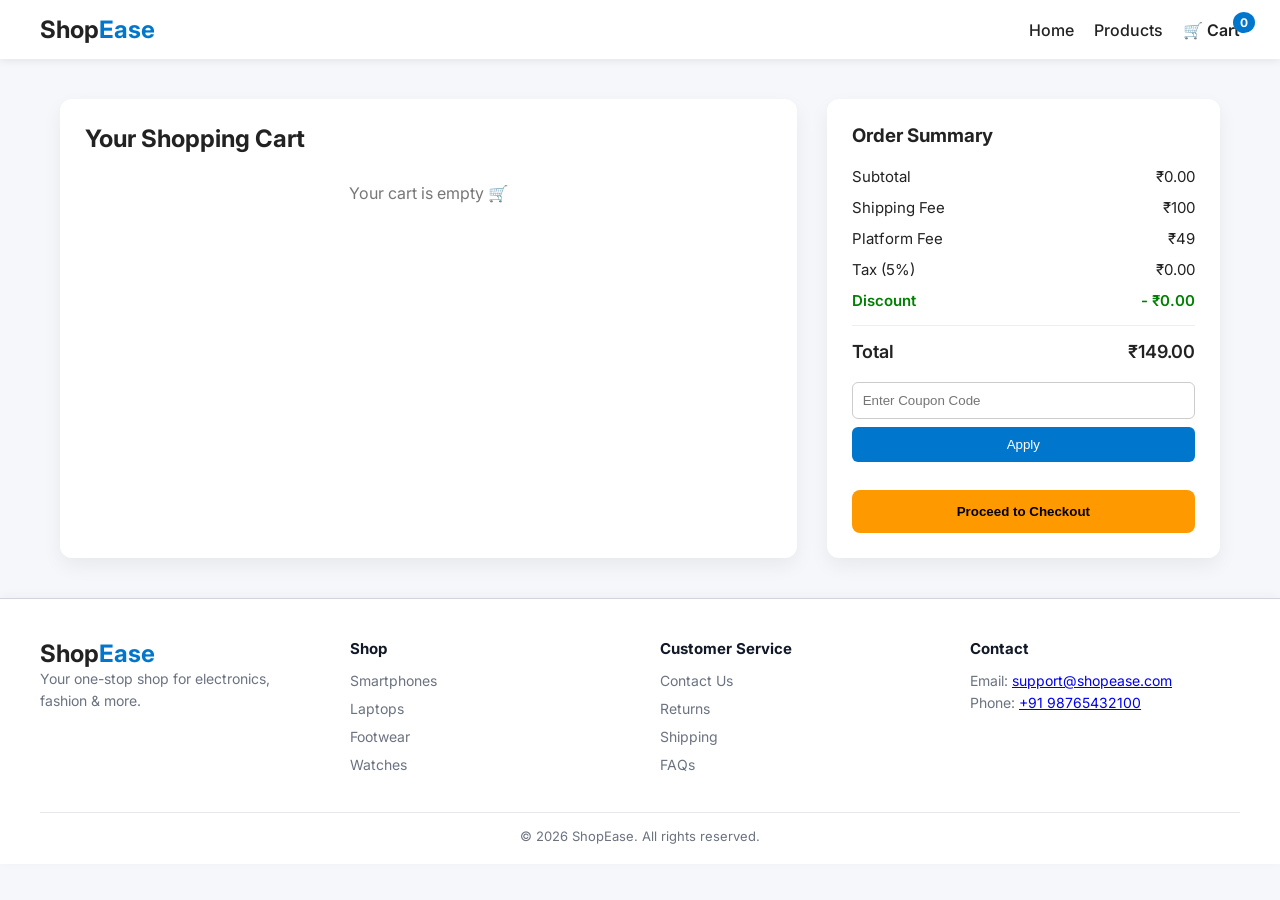
<file: cart.html>
<!DOCTYPE html>
<html lang="en">

<head>
    <meta charset="UTF-8">
    <title>Shopping Cart</title>
    <meta name="viewport" content="width=device-width, initial-scale=1.0">

    <!-- Google Font -->
    <link href="https://fonts.googleapis.com/css2?family=Inter:wght@400;600&display=swap" rel="stylesheet">

    <!-- CSS File -->
    <link rel="stylesheet" href="cart.css">
</head>

<body>

    <!-- ================= NAVBAR ================= -->
    <nav class="navbar">
        <div class="logo">Shop<span>Ease</span></div>

        <div class="nav-right">
            <a href="index.html">Home</a>
            <a href="index.html">Products</a>

            <div class="cart-icon">
                🛒 Cart
                <span id="cart-count" class="cart-badge">0</span>
            </div>
        </div>
    </nav>


    <!-- ================= CART SECTION ================= -->
    <div class="cart-container">

        <!-- LEFT SIDE (Products) -->
        <div class="cart-left">

            <h2>Your Shopping Cart</h2>

            <!-- Cart Items Render Here -->
            <div id="cart-items"></div>

            <!-- Empty Cart Message -->
            <p id="empty-cart" class="empty-cart">
                Your cart is empty 🛒
            </p>

        </div>


        <!-- RIGHT SIDE (Summary) -->
        <div class="cart-right">

            <h3>Order Summary</h3>

            <div class="summary-row">
                <span>Subtotal</span>
                <span id="subtotal">₹0</span>
            </div>

            <div class="summary-row">
                <span>Shipping Fee</span>
                <span id="shipping">₹0</span>
            </div>

            <div class="summary-row">
                <span>Platform Fee</span>
                <span id="platform">₹0</span>
            </div>

            <div class="summary-row">
                <span>Tax (5%)</span>
                <span id="tax">₹0</span>
            </div>

            <div class="summary-row discount-row">
                <span>Discount</span>
                <span id="discount">₹0</span>
            </div>

            <hr>

            <div class="summary-total">
                <span>Total</span>
                <span id="total">₹0</span>
            </div>

            <!-- Coupon Section -->
            <div class="coupon-section">
                <input type="text" id="coupon-input" placeholder="Enter Coupon Code">
                <button onclick="applyCoupon()">Apply</button>
                <p id="coupon-msg"></p>
            </div>

            <!-- <button class="checkout-btn">
                Proceed to Checkout
            </button> -->

            <a href="checkout.html">
                <button class="checkout-btn">
                    Proceed to Checkout
                </button>
            </a>

        </div>

    </div>


       <!-- ================= FOOTER ================= -->
    <footer id="contact">
        <div class="footer-container">

            <div class="footer-col">
                <div class="logo">Shop<span>Ease</span></div>
                <p>Your one-stop shop for electronics, fashion & more.</p>
            </div>

            <div class="footer-col">
                <h4>Shop</h4>
                <ul>
                    <li><a href="Electronics.html">Smartphones</a></li>
                    <li><a href="Electronics.html">Laptops</a></li>
                    <li><a href="fashion.html">Footwear</a></li>
                    <li><a href="Electronics.html">Watches</a></li>
                </ul>
            </div>

            <div class="footer-col">
                <h4>Customer Service</h4>
                <ul>
                    <li><a href="#">Contact Us</a></li>
                    <li><a href="viewOrder.html">Returns</a></li>
                    <li><a href="viewOrder.html">Shipping</a></li>
                    <li><a href="#contact">FAQs</a></li>
                </ul>
            </div>

            <div class="footer-col">
                <h4>Contact</h4>
                <p>Email:
                    <a href="mailto:support@shopease.com">
                        support@shopease.com
                    </a>
                </p>
                <p>Phone:
                    <a href="tel:+9198765432100">
                        +91 98765432100
                    </a>
                </p>
            </div>

        </div>

        <div class="footer-bottom">
            <p>© 2026 ShopEase. All rights reserved.</p>
        </div>
    </footer>


    <!-- ================= JS FILE ================= -->
    <script src="cart.js"></script>

</body>

</html>
</file>
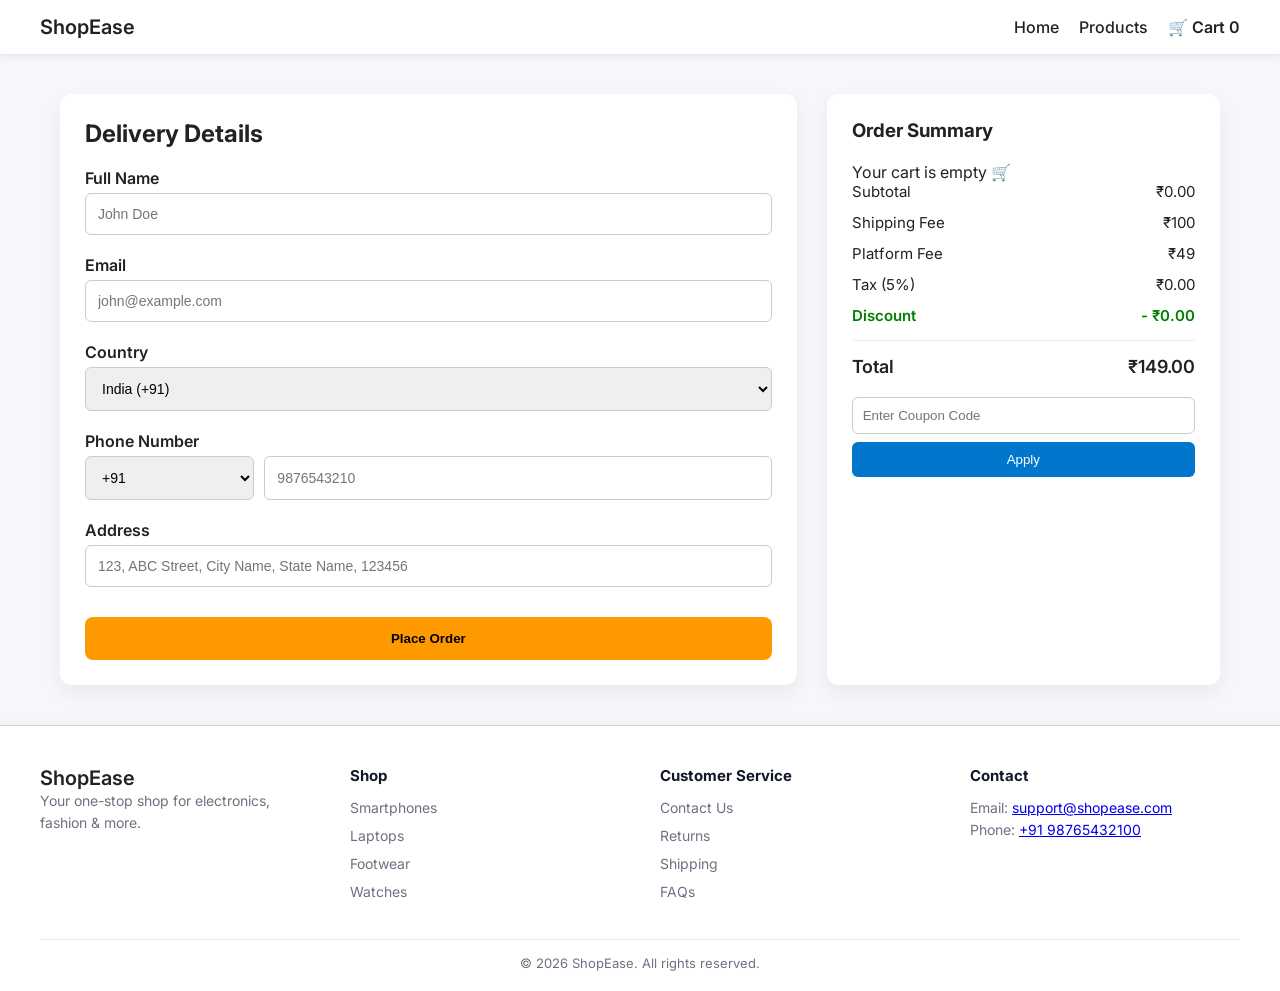
<file: checkout.html>
<!DOCTYPE html>
<html lang="en">

<head>
    <meta charset="UTF-8">
    <meta name="viewport" content="width=device-width, initial-scale=1.0">
    <title>Checkout - ShopEase</title>
    <link href="https://fonts.googleapis.com/css2?family=Inter:wght@400;600&display=swap" rel="stylesheet">
    <link rel="stylesheet" href="checkout.css">
</head>

<body>

    <!-- ================= NAVBAR ================= -->
    <nav class="navbar">
        <div class="logo">ShopEase</div>
        <div class="nav-right">
            <a href="index.html">Home</a>
            <a href="products.html">Products</a>
            <div class="cart-icon">
                🛒 Cart <span id="cart-count">0</span>
            </div>
        </div>
    </nav>

    <!-- ================= CHECKOUT CONTAINER ================= -->
    <div class="checkout-container">

        <!-- LEFT: Delivery Details -->
        <div class="checkout-left">
            <h2>Delivery Details</h2>
            <form id="checkout-form">

                <!-- Full Name -->
                <label for="fullname">Full Name</label>
                <input type="text" id="fullname" placeholder="John Doe" required>

                <!-- Email -->
                <label for="email">Email</label>
                <input type="email" id="email" placeholder="john@example.com" required>

                <!-- Country & Phone -->
                <label for="country">Country</label>
                <select id="country" required>
                    <option value="IN" selected>India (+91)</option>
                    <option value="US">USA (+1)</option>
                    <option value="UK">UK (+44)</option>
                    <option value="AU">Australia (+61)</option>
                    <option value="CA">Canada (+1)</option>
                </select>

                <label for="phone">Phone Number</label>
                <div class="phone-wrapper">
                    <select id="phone-code">
                        <option value="+91" selected>+91</option>
                        <option value="+1">+1</option>
                        <option value="+44">+44</option>
                        <option value="+61">+61</option>
                    </select>
                    <input type="tel" id="phone" placeholder="9876543210" required>
                </div>

                <!-- Combined Address -->
                <label for="address">Address</label>
                <input type="text" id="address" placeholder="123, ABC Street, City Name, State Name, 123456" required>

                <!-- <button type="submit" class="place-order-btn">Place Order</button> -->
                <button type="submit" class="place-order-btn">
                    Place Order
                </button>
            </form>
        </div>

        <!-- RIGHT: Order Summary -->
        <div class="checkout-right">
            <h3>Order Summary</h3>
            <div id="checkout-cart-items"></div>

            <div class="summary-row">
                <span>Subtotal</span>
                <span id="subtotal">₹0</span>
            </div>
            <div class="summary-row">
                <span>Shipping Fee</span>
                <span id="shipping">₹0</span>
            </div>
            <div class="summary-row">
                <span>Platform Fee</span>
                <span id="platform">₹0</span>
            </div>
            <div class="summary-row">
                <span>Tax (5%)</span>
                <span id="tax">₹0</span>
            </div>
            <div class="summary-row discount-row">
                <span>Discount</span>
                <span id="discount">₹0</span>
            </div>
            <hr>
            <div class="summary-total">
                <span>Total</span>
                <span id="total">₹0</span>
            </div>

            <!-- Coupon -->
            <div class="coupon-section">
                <input type="text" id="coupon-input" placeholder="Enter Coupon Code">
                <button type="button" onclick="applyCoupon()">Apply</button>
                <p id="coupon-msg"></p>
            </div>
        </div>

    </div>

        <!-- ================= FOOTER ================= -->
    <footer id="contact">
        <div class="footer-container">

            <div class="footer-col">
                <div class="logo">Shop<span>Ease</span></div>
                <p>Your one-stop shop for electronics, fashion & more.</p>
            </div>

            <div class="footer-col">
                <h4>Shop</h4>
                <ul>
                    <li><a href="Electronics.html">Smartphones</a></li>
                    <li><a href="Electronics.html">Laptops</a></li>
                    <li><a href="fashion.html">Footwear</a></li>
                    <li><a href="Electronics.html">Watches</a></li>
                </ul>
            </div>

            <div class="footer-col">
                <h4>Customer Service</h4>
                <ul>
                    <li><a href="#">Contact Us</a></li>
                    <li><a href="viewOrder.html">Returns</a></li>
                    <li><a href="viewOrder.html">Shipping</a></li>
                    <li><a href="#contact">FAQs</a></li>
                </ul>
            </div>

            <div class="footer-col">
                <h4>Contact</h4>
                <p>Email:
                    <a href="mailto:support@shopease.com">
                        support@shopease.com
                    </a>
                </p>
                <p>Phone:
                    <a href="tel:+9198765432100">
                        +91 98765432100
                    </a>
                </p>
            </div>

        </div>

        <div class="footer-bottom">
            <p>© 2026 ShopEase. All rights reserved.</p>
        </div>
    </footer>

    <!-- ================= JS ================= -->
    <script src="checkout.js"></script>
</body>

</html>
</file>
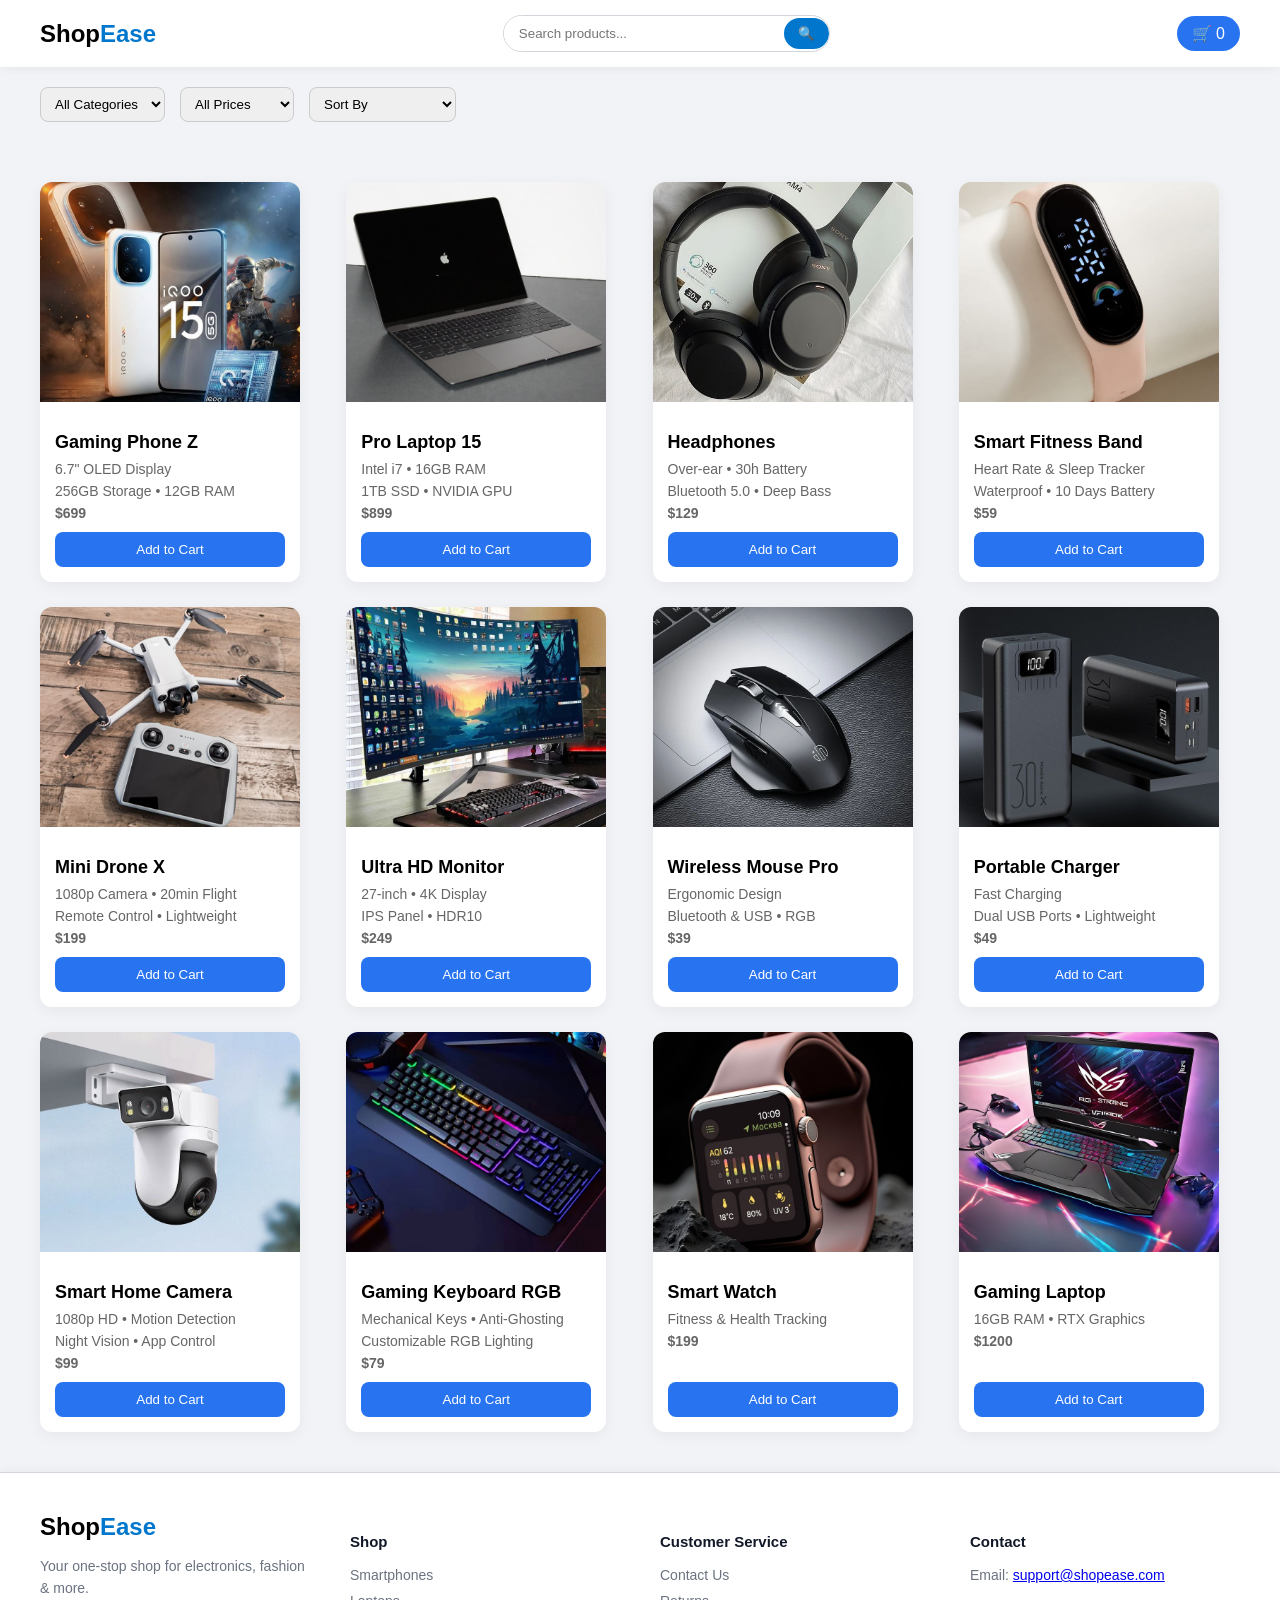
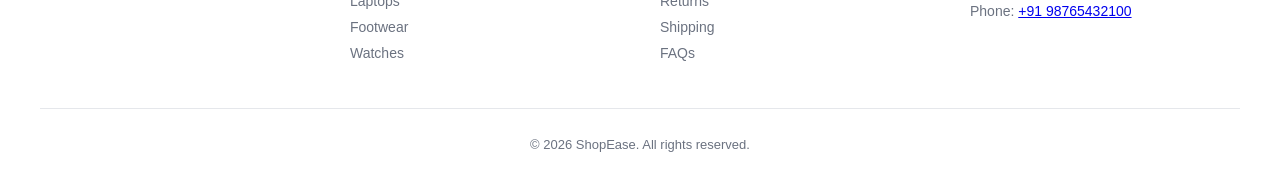
<file: Electronics.html>
<!DOCTYPE html>
<html lang="en">

<head>
    <meta charset="UTF-8">
    <meta name="viewport" content="width=device-width, initial-scale=1.0">
    <title>ElectroMart</title>
    <style>
        /* ----------- GENERAL STYLES ----------- */
        body {
            display: flex;
            flex-direction: column;
            min-height: 100vh;
            margin: 0;
            font-family: 'Segoe UI', sans-serif;
            background: #f1f3f6;
        }

        header {
            background: white;
            padding: 15px 40px;
            display: flex;
            align-items: center;
            justify-content: space-between;
            box-shadow: 0 2px 10px rgba(0, 0, 0, 0.05);
            position: sticky;
            top: 0;
            z-index: 100;
        }

        .logo {
            font-size: 24px;
            font-weight: bold;
            font-family: Arial, sans-serif;
        }

        .logo span {
            color: #0077cc;
        }

        /* ================= SEARCH BOX ================= */
        .search-box {
            display: flex;
            align-items: center;
            border: 1px solid #d1d5db;
            border-radius: 25px;
            overflow: hidden;
            background: #fff;
            transition: all 0.3s ease;
        }

        .search-box input {
            border: none;
            padding: 10px 15px;
            outline: none;
            width: 250px;
        }

        .search-box button {
            border: none;
            background: #0077cc;
            color: #fff;
            padding: 8px 14px;
            cursor: pointer;
            transition: all 0.3s ease;
            border-radius: 25px;
        }

        .search-box button:hover {
            background: #005fa3;
        }

        #cart {
            background: #2874f0;
            color: white;
            padding: 8px 15px;
            border-radius: 30px;
            cursor: pointer;
            position: relative;
        }

        .cart-dropdown {
            position: absolute;
            top: 45px;
            right: 0;
            width: 260px;
            background: white;
            padding: 15px;
            border-radius: 10px;
            box-shadow: 0 10px 30px rgba(0, 0, 0, 0.1);
            display: none;
        }

        #cart.active .cart-dropdown {
            display: block;
        }

        .filters {
            display: flex;
            gap: 15px;
            padding: 20px 40px;
        }

        .filters select {
            padding: 8px 10px;
            border-radius: 8px;
            border: 1px solid #ccc;
        }

        main#products {
            flex: 1;
            display: grid;
            grid-template-columns: repeat(auto-fit, minmax(240px, 1fr));
            gap: 25px;
            padding: 40px;
        }

        /* ----------- FIXED HEIGHT FOR UNIFORMITY ----------- */
        .product-card {
            background: white;
            border-radius: 12px;
            overflow: hidden;
            box-shadow: 0 4px 15px rgba(0, 0, 0, 0.05);
            transition: 0.3s;
            display: flex;
            flex-direction: column;
            width: 260px;
            height: 400px;
            /* FIXED HEIGHT */
        }


        .product-card:hover {
            transform: translateY(-6px);
            box-shadow: 0 10px 25px rgba(0, 0, 0, 0.1);
        }

        /* .product-card img {
            width: 100%;
            height: 200px;
            object-fit: cover;
            flex-shrink: 0;
        } */

        .product-card img {
            width: 100%;
            height: 220px;
            object-fit: cover;
            /* border-radius: 12px; */
            margin-bottom: 15px;
        }

        .product-card h3 {
            margin: 15px 15px 5px;
            font-size: 18px;
        }

        .product-card p {
            margin: 3px 15px;
            color: #666;
            font-size: 14px;
        }

        .price {
            color: #2874f0;
            font-weight: bold;
            font-size: 18px;
            margin-top: 8px;
        }

        .add-cart-btn {
            margin: 15px;
            padding: 10px;
            border-radius: 8px;
            border: none;
            background: #2874f0;
            color: white;
            cursor: pointer;
            margin-top: auto;
        }

        /* ================= FOOTER ================= */
        footer {
            background: #ffffff;
            padding: 40px 40px 20px;
            border-top: 1px solid #d1d5db;
            box-shadow: 0 -2px 10px rgba(0, 0, 0, 0.04);
        }

        /* Layout */
        .footer-container {
            display: flex;
            justify-content: space-between;
            flex-wrap: wrap;
            gap: 40px;
            max-width: 1200px;
            margin: auto;
        }

        /* Columns */
        .footer-col {
            flex: 1;
            min-width: 220px;
        }

        /* Headings */
        .footer-col h3 {
            font-size: 20px;
            margin-bottom: 12px;
            color: #2563eb;
            /* brand blue */
        }

        .footer-col h4 {
            font-size: 15px;
            margin-bottom: 12px;
            color: #111827;
        }

        /* Text */
        .footer-col p {
            font-size: 14px;
            color: #6b7280;
            line-height: 1.6;
        }

        /* Links */
        .footer-col ul {
            list-style: none;
            padding: 0;
        }

        .footer-col ul li {
            margin-bottom: 8px;
        }

        .footer-col ul li a {
            text-decoration: none;
            color: #6b7280;
            font-size: 14px;
            transition: 0.3s ease;
        }

        .footer-col ul li a:hover {
            color: #2563eb;
            padding-left: 4px;
        }

        /* Bottom */
        .footer-bottom {
            border-top: 1px solid #e5e7eb;
            margin-top: 30px;
            padding-top: 15px;
            text-align: center;
            font-size: 13px;
            color: #6b7280;
        }



        /* ================= RESPONSIVE ================= */
        @media (max-width: 1024px) {
            .mega-menu {
                flex-wrap: wrap;
            }
        }

        @media (max-width: 768px) {
            .navbar {
                flex-direction: column;
                gap: 12px;
                padding: 15px 20px;
            }

            .search-box input {
                width: 120px;
            }

            .intro-content h1 {
                font-size: 32px;
            }

            .combo-grid,
            .product-grid,
            .suggested-grid {
                grid-template-columns: repeat(2, 1fr);
            }
        }

        @media (max-width: 480px) {

            .combo-grid,
            .product-grid,
            .suggested-grid {
                grid-template-columns: 1fr;
            }

            .carousel-slide img {
                height: 200px;
            }
        }

        #toast {
            position: fixed;
            bottom: 20px;
            left: 50%;
            transform: translateX(-50%);
            background: #222;
            color: white;
            padding: 10px 20px;
            border-radius: 30px;
            opacity: 0;
            transition: 0.3s;
            z-index: 1000;
        }

        #toast.show {
            opacity: 1;
        }
    </style>
</head>

<body>

    <header>
        <div class="logo">Shop<span>Ease</span></div>

        <div class="search-box">
            <input type="text" id="searchInput" placeholder="Search products...">
            <button onclick="searchProduct()">🔍</button>
        </div>

        <div id="cart">
            🛒 <span id="cart-count">0</span>
            <div class="cart-dropdown">
                <ul id="cart-items-list"></ul>
                <p id="cart-total">Total: $0</p>
                <button id="clear-cart-btn">Clear Cart</button>
            </div>
        </div>
    </header>

    <section class="filters">
        <select id="category-filter">
            <option value="all">All Categories</option>
            <option value="phone">Phones</option>
            <option value="laptop">Laptops</option>
            <option value="audio">Audio</option>
            <option value="accessory">Accessories</option>
            <option value="gadget">Gadgets</option>
        </select>
        <select id="price-filter">
            <option value="all">All Prices</option>
            <option value="0-50">Under $50</option>
            <option value="50-150">$50 - $150</option>
            <option value="150-1000">Above $150</option>
        </select>
        <select id="sort-filter">
            <option value="default">Sort By</option>
            <option value="low">Price Low to High</option>
            <option value="high">Price High to Low</option>
        </select>
    </section>

    <main id="products">
        <!-- 10 Products -->
        <div class="product-card" data-name="Gaming Phone Z" data-category="phone" data-price="699">
            <img src="Images/iQOO 15.jfif" alt="Gaming Phone">
            <h3>Gaming Phone Z</h3>
            <p>6.7" OLED Display</p>
            <p>256GB Storage • 12GB RAM</p>
            <p class="price">$699</p>
            <button class="add-cart-btn">Add to Cart</button>
        </div>
        <div class="product-card" data-name="Pro Laptop 15" data-category="laptop" data-price="899">
            <img src="Images/MacBook Air.jfif" alt="Pro Laptop">
            <h3>Pro Laptop 15</h3>
            <p>Intel i7 • 16GB RAM</p>
            <p>1TB SSD • NVIDIA GPU</p>
            <p class="price">$899</p>
            <button class="add-cart-btn">Add to Cart</button>
        </div>
        <div class="product-card" data-name="Noise Cancelling Headphones" data-category="audio" data-price="129">
            <img src="Images/Noise Cancelling Wireless Headphones.jpg" alt="Headphones">
            <h3> Headphones</h3>
            <p>Over-ear • 30h Battery</p>
            <p>Bluetooth 5.0 • Deep Bass</p>
            <p class="price">$129</p>
            <button class="add-cart-btn">Add to Cart</button>
        </div>
        <div class="product-card" data-name="Smart Fitness Band" data-category="accessory" data-price="59">
            <img src="Images/Band.jfif" alt="Fitness Band">
            <h3>Smart Fitness Band</h3>
            <p>Heart Rate & Sleep Tracker</p>
            <p>Waterproof • 10 Days Battery</p>
            <p class="price">$59</p>
            <button class="add-cart-btn">Add to Cart</button>
        </div>
        <div class="product-card" data-name="Mini Drone X" data-category="gadget" data-price="199">
            <img src="Images/Dron.jfif" alt="Mini Drone">
            <h3>Mini Drone X</h3>
            <p>1080p Camera • 20min Flight</p>
            <p>Remote Control • Lightweight</p>
            <p class="price">$199</p>
            <button class="add-cart-btn">Add to Cart</button>
        </div>
        <div class="product-card" data-name="Ultra HD Monitor" data-category="accessory" data-price="249">
            <img src="Images/Moniter.jfif" alt="Monitor">
            <h3>Ultra HD Monitor</h3>
            <p>27-inch • 4K Display</p>
            <p>IPS Panel • HDR10</p>
            <p class="price">$249</p>
            <button class="add-cart-btn">Add to Cart</button>
        </div>
        <div class="product-card" data-name="Wireless Mouse Pro" data-category="accessory" data-price="39">
            <img src="Images/Wireless Mouse.jfif" alt="Mouse">
            <h3>Wireless Mouse Pro</h3>
            <p>Ergonomic Design</p>
            <p>Bluetooth & USB • RGB</p>
            <p class="price">$39</p>
            <button class="add-cart-btn">Add to Cart</button>
        </div>
        <div class="product-card" data-name="Portable Charger 20000mAh" data-category="accessory" data-price="49">
            <img src="Images/Power bank.jfif" alt="Charger">
            <h3>Portable Charger </h3>
            <p>Fast Charging</p>
            <p>Dual USB Ports • Lightweight</p>
            <p class="price">$49</p>
            <button class="add-cart-btn">Add to Cart</button>
        </div>
        <div class="product-card" data-name="Smart Home Camera" data-category="gadget" data-price="99">
            <img src="Images/camera.jfif" alt="Home Camera">
            <h3>Smart Home Camera</h3>
            <p>1080p HD • Motion Detection</p>
            <p>Night Vision • App Control</p>
            <p class="price">$99</p>
            <button class="add-cart-btn">Add to Cart</button>
        </div>
        <div class="product-card" data-name="Gaming Keyboard RGB" data-category="accessory" data-price="79">
            <img src="Images/keyboard.jfif" alt="Keyboard">
            <h3>Gaming Keyboard RGB</h3>
            <p>Mechanical Keys • Anti-Ghosting</p>
            <p>Customizable RGB Lighting</p>
            <p class="price">$79</p>
            <button class="add-cart-btn">Add to Cart</button>
        </div>

        <div class="product-card" data-name="Smart Watch" data-category="electronics" data-price="199">
            <img src="Images/Apple Watch UI.jfif">
            <h3>Smart Watch</h3>
            <p>Fitness & Health Tracking</p>
            <p class="price">$199</p>
            <button class="add-cart-btn">Add to Cart</button>
        </div>

        <div class="product-card" data-name="Gaming Laptop" data-category="electronics" data-price="1200">
            <img src="Images/gaming laptop.jfif">
            <h3>Gaming Laptop</h3>
            <p>16GB RAM • RTX Graphics</p>
            <p class="price">$1200</p>
            <button class="add-cart-btn">Add to Cart</button>
        </div>

    </main>

    <!-- ================= FOOTER ================= -->
    <footer id="contact">
        <div class="footer-container">

            <div class="footer-col">
                <div class="logo">Shop<span>Ease</span></div>
                <p>Your one-stop shop for electronics, fashion & more.</p>
            </div>

            <div class="footer-col">
                <h4>Shop</h4>
                <ul>
                    <li><a href="Electronics.html">Smartphones</a></li>
                    <li><a href="Electronics.html">Laptops</a></li>
                    <li><a href="fashion.html">Footwear</a></li>
                    <li><a href="Electronics.html">Watches</a></li>
                </ul>
            </div>

            <div class="footer-col">
                <h4>Customer Service</h4>
                <ul>
                    <li><a href="#">Contact Us</a></li>
                    <li><a href="viewOrder.html">Returns</a></li>
                    <li><a href="viewOrder.html">Shipping</a></li>
                    <li><a href="#contact">FAQs</a></li>
                </ul>
            </div>

            <div class="footer-col">
                <h4>Contact</h4>
                <p>Email:
                    <a href="mailto:support@shopease.com">
                        support@shopease.com
                    </a>
                </p>
                <p>Phone:
                    <a href="tel:+9198765432100">
                        +91 98765432100
                    </a>
                </p>
            </div>

        </div>

        <div class="footer-bottom">
            <p>© 2026 ShopEase. All rights reserved.</p>
        </div>
    </footer>


    <div id="toast"></div>

    <script>
        // -------------------- JS --------------------
        document.addEventListener("DOMContentLoaded", () => {

            const searchInput = document.getElementById("search-input");
            const categoryFilter = document.getElementById("category-filter");
            const priceFilter = document.getElementById("price-filter");
            const sortFilter = document.getElementById("sort-filter");

            const cartIcon = document.getElementById("cart");
            const cartCount = document.getElementById("cart-count");
            const cartList = document.getElementById("cart-items-list");
            const cartTotal = document.getElementById("cart-total");
            const clearCartBtn = document.getElementById("clear-cart-btn");
            const toast = document.getElementById("toast");

            let cart = {};

            /* TOAST */
            function showToast(msg) {
                toast.textContent = msg;
                toast.classList.add("show");
                setTimeout(() => toast.classList.remove("show"), 2000);
            }

            /* UPDATE CART UI */
            function updateCartUI() {
                cartList.innerHTML = "";
                let total = 0, count = 0;
                Object.keys(cart).forEach(name => {
                    const item = cart[name];
                    total += item.price * item.qty;
                    count += item.qty;
                    const li = document.createElement("li");
                    li.style.display = "flex";
                    li.style.justifyContent = "space-between";
                    li.style.alignItems = "center";
                    li.style.marginBottom = "8px";
                    li.innerHTML = `
            <span>${name} (x${item.qty})</span>
            <span>$${(item.price * item.qty).toFixed(2)}</span>
            <button class="remove-btn">X</button>
        `;
                    li.querySelector(".remove-btn").addEventListener("click", () => removeFromCart(name));
                    cartList.appendChild(li);
                });
                cartCount.textContent = count;
                cartTotal.textContent = "Total: $" + total.toFixed(2);
            }

            /* ADD TO CART */
            function attachCartButtons() {
                document.querySelectorAll(".add-cart-btn").forEach(btn => {
                    btn.onclick = () => {
                        const card = btn.closest(".product-card");
                        const name = card.dataset.name;
                        const price = parseFloat(card.dataset.price);
                        if (cart[name]) cart[name].qty++;
                        else cart[name] = { price: price, qty: 1 };
                        updateCartUI();
                        showToast(name + " added to cart");
                    };
                });
            }

            /* REMOVE ITEM */
            function removeFromCart(name) {
                if (cart[name]) {
                    cart[name].qty--;
                    if (cart[name].qty <= 0) delete cart[name];
                    updateCartUI();
                }
            }

            /* CLEAR CART */
            clearCartBtn.addEventListener("click", () => {
                cart = {};
                updateCartUI();
            });

            /* TOGGLE CART */
            cartIcon.addEventListener("click", e => {
                e.stopPropagation();
                cartIcon.classList.toggle("active");
            });
            document.addEventListener("click", () => cartIcon.classList.remove("active"));

            /* FILTER & SORT */
            function applyFilters() {
                const cards = document.querySelectorAll(".product-card");
                cards.forEach(card => {
                    const name = card.dataset.name.toLowerCase();
                    const category = card.dataset.category.toLowerCase();
                    const price = parseFloat(card.dataset.price);
                    let show = true;
                    if (searchInput.value && !name.includes(searchInput.value.toLowerCase())) show = false;
                    if (categoryFilter.value !== "all" && category !== categoryFilter.value.toLowerCase()) show = false;
                    if (priceFilter.value !== "all") {
                        const [min, max] = priceFilter.value.split("-").map(Number);
                        if (price < min || price > max) show = false;
                    }
                    card.style.display = show ? "flex" : "none";
                });
                sortProducts();
                attachCartButtons();
            }

            function sortProducts() {
                const container = document.getElementById("products");
                const cards = Array.from(document.querySelectorAll(".product-card")).filter(c => c.style.display !== "none");
                if (sortFilter.value === "low") cards.sort((a, b) => parseFloat(a.dataset.price) - parseFloat(b.dataset.price));
                if (sortFilter.value === "high") cards.sort((a, b) => parseFloat(b.dataset.price) - parseFloat(a.dataset.price));
                cards.forEach(c => container.appendChild(c));
            }

            /* EVENTS */
            searchInput.addEventListener("input", applyFilters);
            categoryFilter.addEventListener("change", applyFilters);
            priceFilter.addEventListener("change", applyFilters);
            sortFilter.addEventListener("change", applyFilters);

            /* INIT */
            applyFilters();
            updateCartUI();
            attachCartButtons();

        });
    </script>

</body>

</html>
</file>
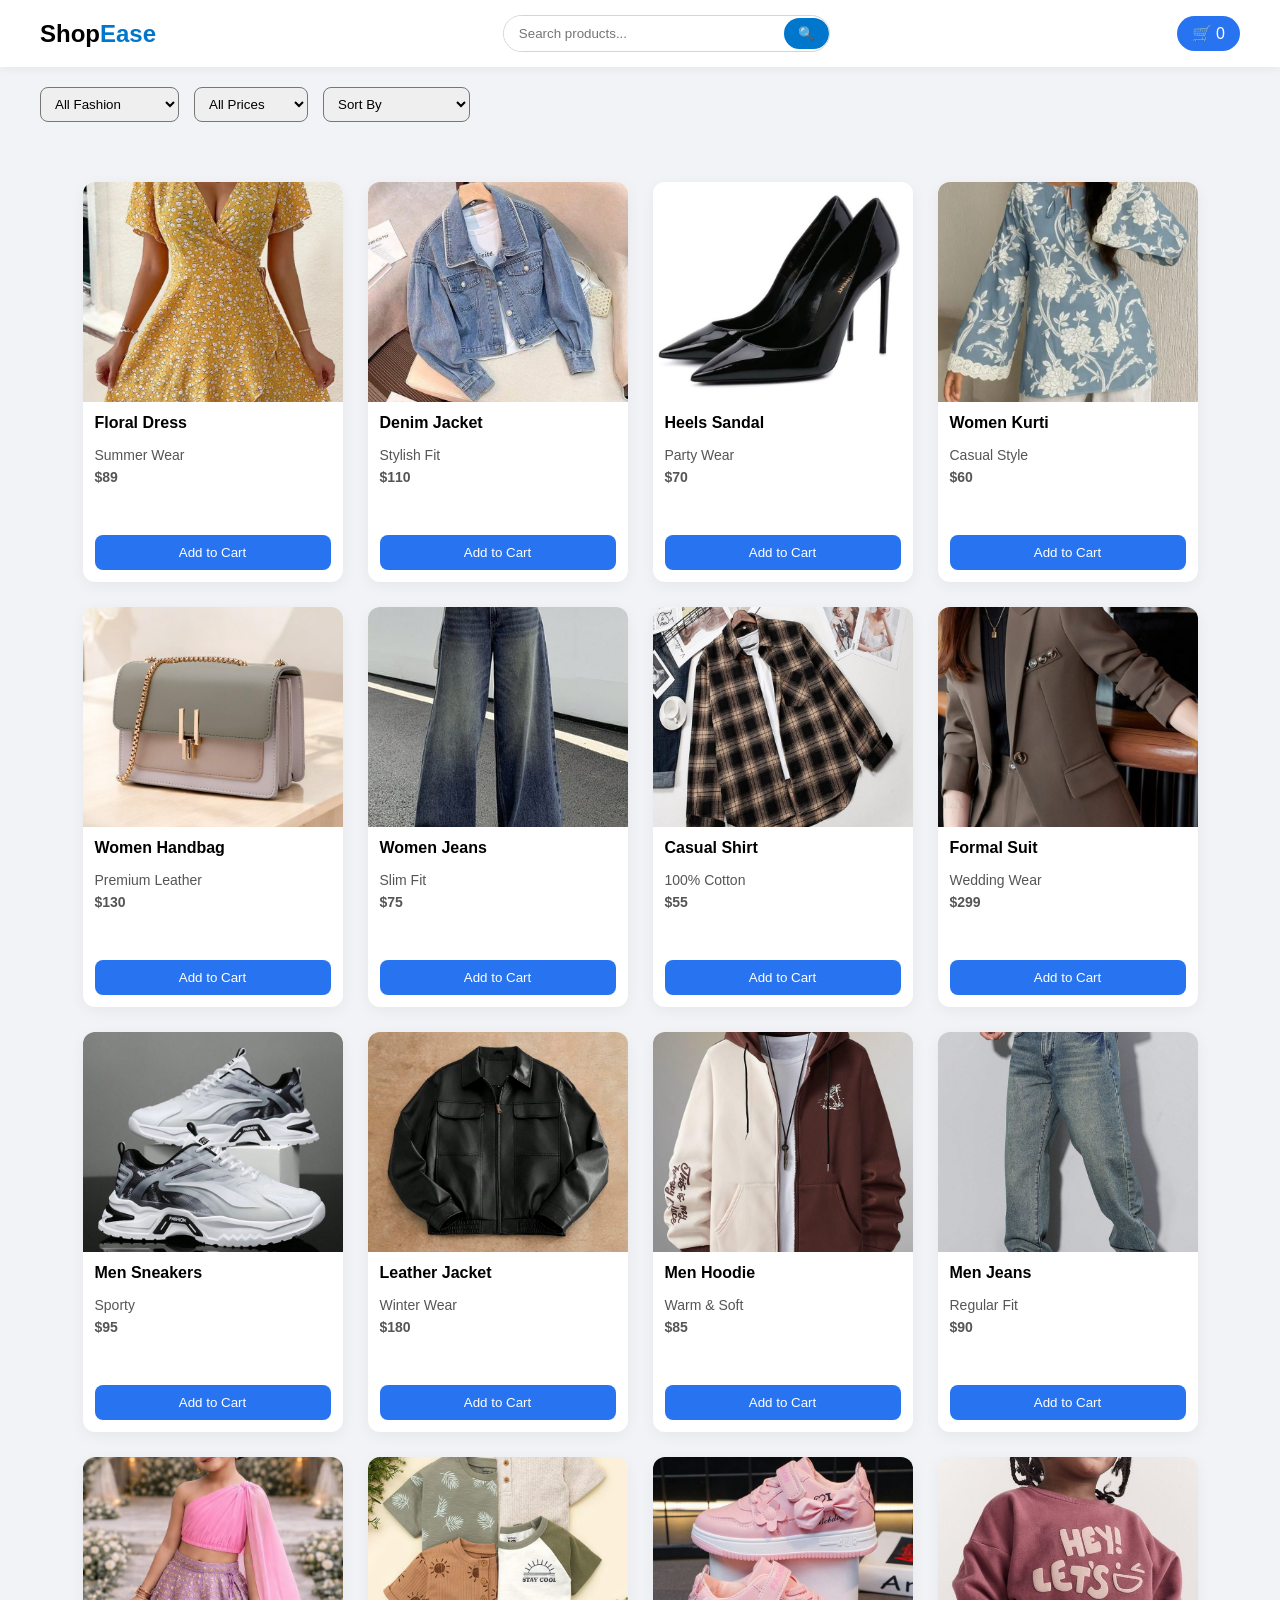
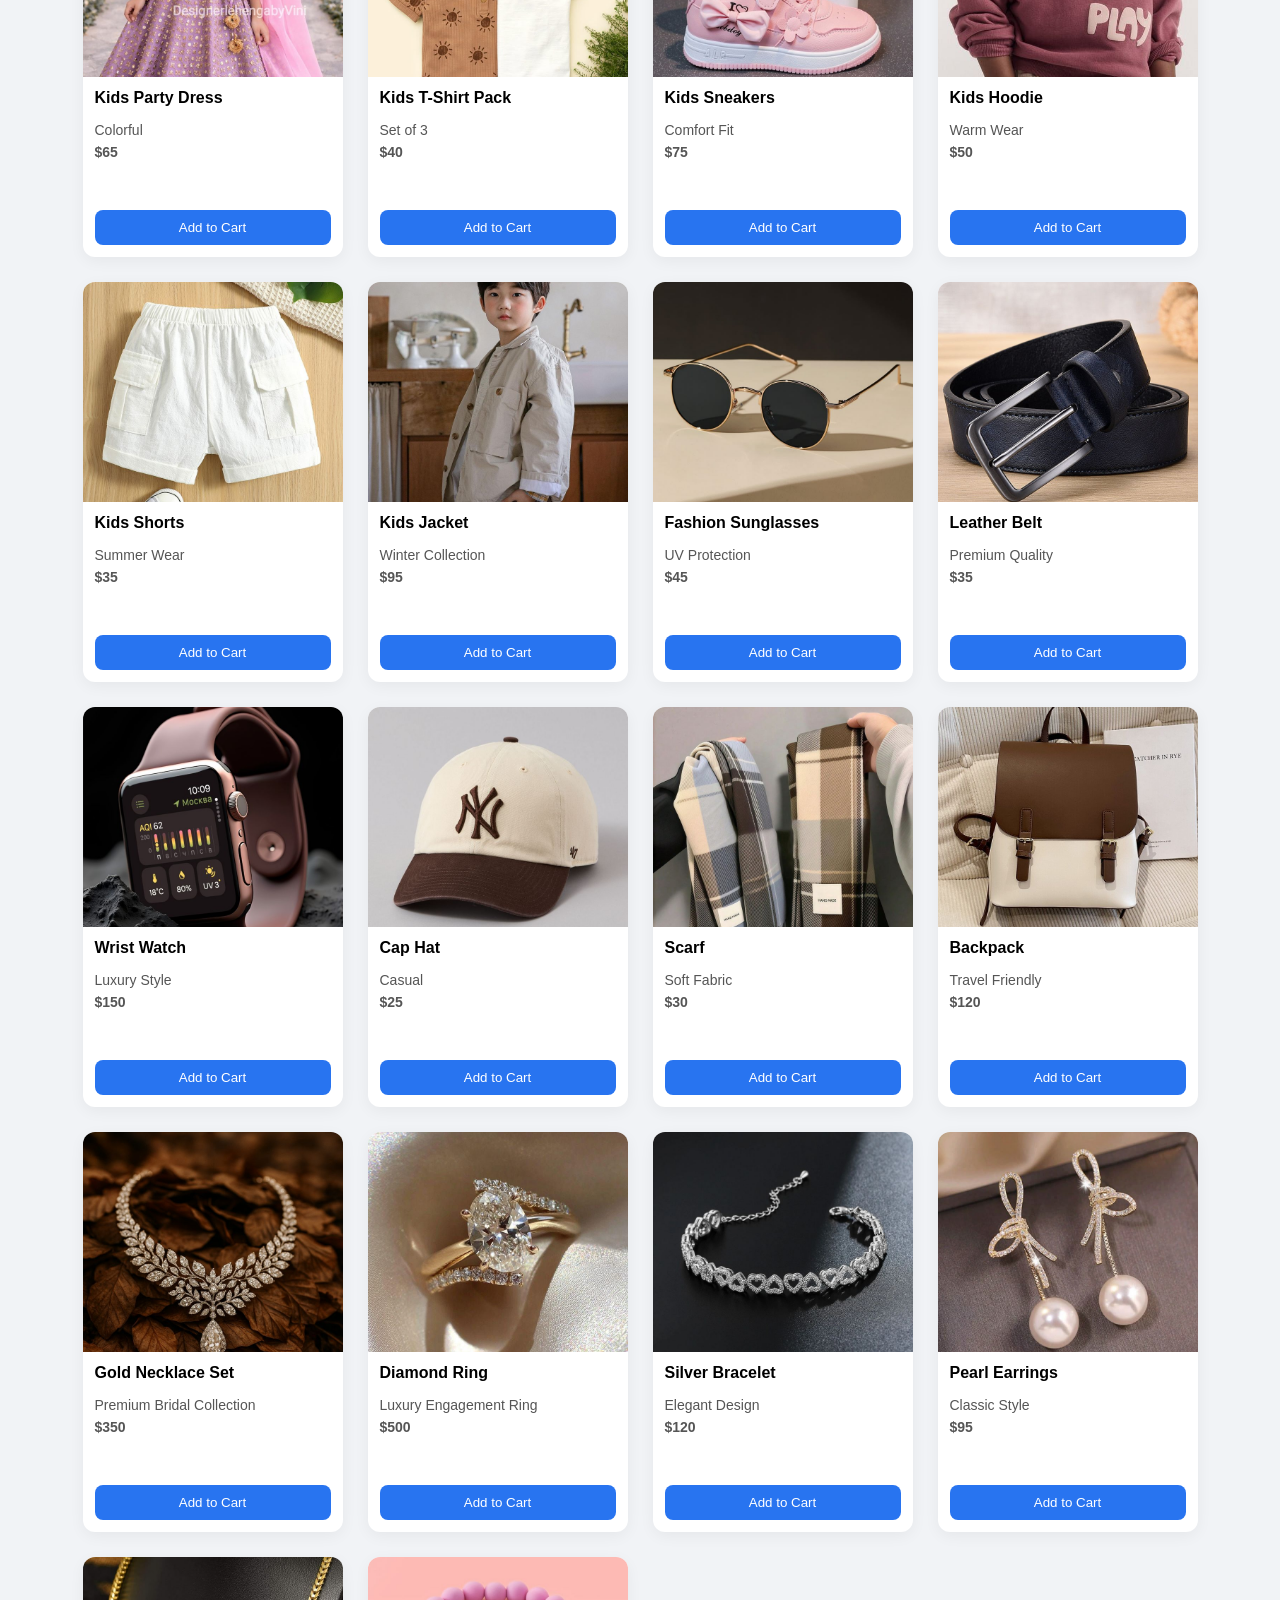
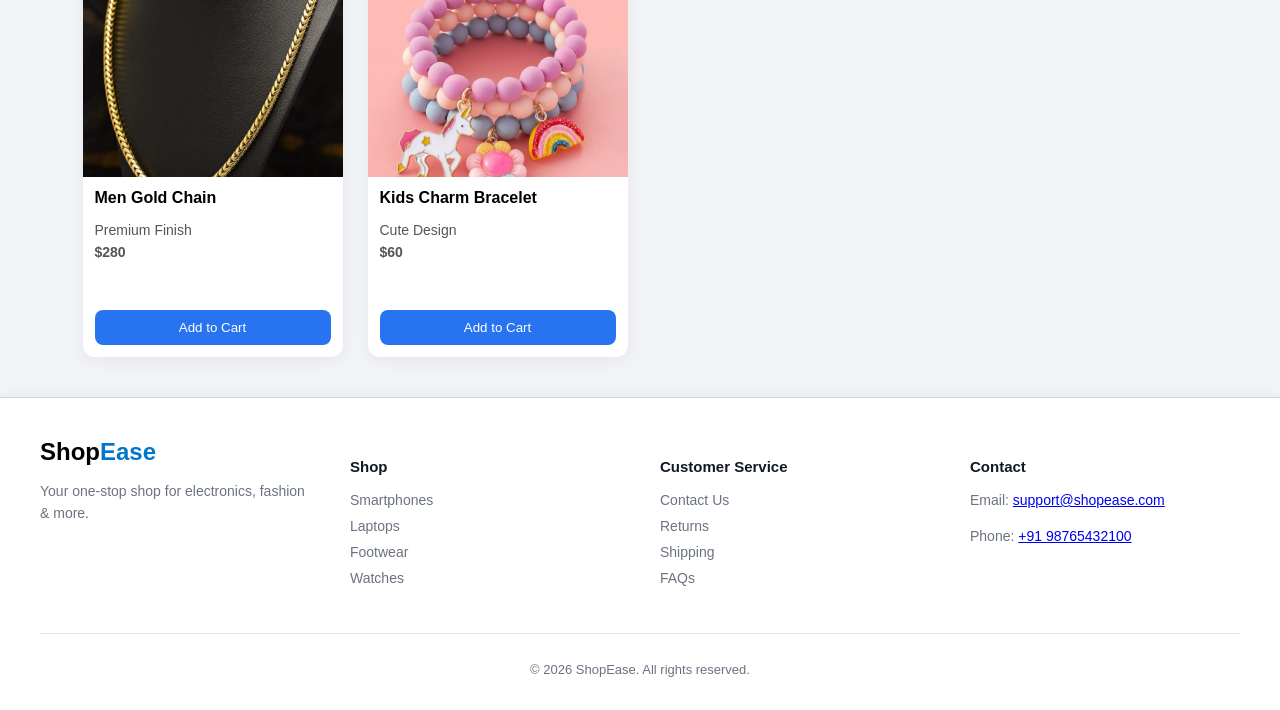
<file: fashion.html>
<!DOCTYPE html>
<html lang="en">

<head>
    <meta charset="UTF-8">
    <meta name="viewport" content="width=device-width, initial-scale=1.0">
    <title>FashionMart</title>

    <style>
        body {
            display: flex;
            flex-direction: column;
            min-height: 100vh;
            margin: 0;
            font-family: 'Segoe UI', sans-serif;
            background: #f1f3f6;
        }

        header {
            background: white;
            padding: 15px 40px;
            display: flex;
            justify-content: space-between;
            align-items: center;
            box-shadow: 0 2px 10px rgba(0, 0, 0, 0.05);
            position: sticky;
            top: 0;
            z-index: 100;
        }

        .logo {
            font-size: 24px;
            font-weight: bold;
            font-family: Arial, sans-serif;
        }

        .logo span {
            color: #0077cc;
        }

        /* ================= SEARCH BOX ================= */
        .search-box {
            display: flex;
            align-items: center;
            border: 1px solid #d1d5db;
            border-radius: 25px;
            overflow: hidden;
            background: #fff;
            transition: all 0.3s ease;
        }

        .search-box input {
            border: none;
            padding: 10px 15px;
            outline: none;
            width: 250px;
        }

        .search-box button {
            border: none;
            background: #0077cc;
            color: #fff;
            padding: 8px 14px;
            cursor: pointer;
            transition: all 0.3s ease;
            border-radius: 25px;
        }

        .search-box button:hover {
            background: #005fa3;
        }

        #cart {
            background: #2874f0;
            color: white;
            padding: 8px 15px;
            border-radius: 30px;
            cursor: pointer;
            position: relative;
        }

        .cart-dropdown {
            position: absolute;
            top: 45px;
            right: 0;
            width: 260px;
            background: white;
            padding: 15px;
            border-radius: 10px;
            box-shadow: 0 10px 30px rgba(0, 0, 0, 0.1);
            display: none;
        }

        #cart.active .cart-dropdown {
            display: block;
        }

        .filters {
            display: flex;
            gap: 15px;
            padding: 20px 40px;
        }

        .filters select {
            padding: 8px 10px;
            border-radius: 8px;
        }

        main#products {
            flex: 1;
            display: grid;
            grid-template-columns: repeat(auto-fill, 260px);
            justify-content: center;
            gap: 25px;
            padding: 40px;
        }

        .product-card {
            background: white;
            border-radius: 12px;
            overflow: hidden;
            box-shadow: 0 4px 15px rgba(0, 0, 0, 0.05);
            display: flex;
            flex-direction: column;
            width: 260px;
            height: 400px;
        }

        .product-card img {
            width: 100%;
            height: 220px;
            object-fit: cover;
        }

        .product-card h3 {
            margin: 12px;
            font-size: 16px;
        }

        .product-card p {
            margin: 3px 12px;
            font-size: 14px;
            color: #555;
        }

        .price {
            font-weight: bold;
            color: #2874f0;
        }

        .add-cart-btn {
            margin: 12px;
            padding: 10px;
            border: none;
            background: #2874f0;
            color: white;
            border-radius: 8px;
            cursor: pointer;
            margin-top: auto;
        }

        /* ================= FOOTER ================= */
        footer {
            background: #ffffff;
            padding: 40px 40px 20px;
            border-top: 1px solid #d1d5db;
            box-shadow: 0 -2px 10px rgba(0, 0, 0, 0.04);
        }

        /* Layout */
        .footer-container {
            display: flex;
            justify-content: space-between;
            flex-wrap: wrap;
            gap: 40px;
            max-width: 1200px;
            margin: auto;
        }

        /* Columns */
        .footer-col {
            flex: 1;
            min-width: 220px;
        }

        /* Headings */
        .footer-col h3 {
            font-size: 20px;
            margin-bottom: 12px;
            color: #2563eb;
            /* brand blue */
        }

        .footer-col h4 {
            font-size: 15px;
            margin-bottom: 12px;
            color: #111827;
        }

        /* Text */
        .footer-col p {
            font-size: 14px;
            color: #6b7280;
            line-height: 1.6;
        }

        /* Links */
        .footer-col ul {
            list-style: none;
            padding: 0;
        }

        .footer-col ul li {
            margin-bottom: 8px;
        }

        .footer-col ul li a {
            text-decoration: none;
            color: #6b7280;
            font-size: 14px;
            transition: 0.3s ease;
        }

        .footer-col ul li a:hover {
            color: #2563eb;
            padding-left: 4px;
        }

        /* Bottom */
        .footer-bottom {
            border-top: 1px solid #e5e7eb;
            margin-top: 30px;
            padding-top: 15px;
            text-align: center;
            font-size: 13px;
            color: #6b7280;
        }



        /* ================= RESPONSIVE ================= */
        @media (max-width: 1024px) {
            .mega-menu {
                flex-wrap: wrap;
            }
        }

        @media (max-width: 768px) {
            .navbar {
                flex-direction: column;
                gap: 12px;
                padding: 15px 20px;
            }

            .search-box input {
                width: 120px;
            }

            .intro-content h1 {
                font-size: 32px;
            }

            .combo-grid,
            .product-grid,
            .suggested-grid {
                grid-template-columns: repeat(2, 1fr);
            }
        }

        @media (max-width: 480px) {

            .combo-grid,
            .product-grid,
            .suggested-grid {
                grid-template-columns: 1fr;
            }

            .carousel-slide img {
                height: 200px;
            }
        }

        #toast {
            position: fixed;
            bottom: 20px;
            left: 50%;
            transform: translateX(-50%);
            background: #222;
            color: white;
            padding: 10px 20px;
            border-radius: 30px;
            opacity: 0;
            transition: 0.3s;
        }

        #toast.show {
            opacity: 1;
        }
    </style>
</head>

<body>

    <header>
        <div class="logo">Shop<span>Ease</span></div>
        <div class="search-box">
            <input type="text" id="searchInput" placeholder="Search products...">
            <button onclick="searchProduct()">🔍</button>
        </div>
        <div id="cart">
            🛒 <span id="cart-count">0</span>
            <div class="cart-dropdown">
                <ul id="cart-items-list"></ul>
                <p id="cart-total">Total: $0</p>
                <button id="clear-cart-btn">Clear Cart</button>
            </div>
        </div>
    </header>

    <section class="filters">
        <select id="category-filter">
            <option value="all">All Fashion</option>
            <option value="women">Women Fashion</option>
            <option value="men">Men Fashion</option>
            <option value="kids">Kids Fashion</option>
            <option value="accessories">Accessories</option>
            <option value="jewellery">Jewellery</option>

        </select>

        <select id="price-filter">
            <option value="all">All Prices</option>
            <option value="0-50">Under $50</option>
            <option value="50-150">$50 - $150</option>
            <option value="150-1000">Above $150</option>
        </select>

        <select id="sort-filter">
            <option value="default">Sort By</option>
            <option value="low">Price Low to High</option>
            <option value="high">Price High to Low</option>
        </select>
    </section>

    <main id="products">

        <!-- WOMEN (6) -->
        <div class="product-card" data-name="Floral Dress" data-category="women" data-price="89"><img
                src="Images/WD.jfif">
            <h3>Floral Dress</h3>
            <p>Summer Wear</p>
            <p class="price">$89</p><button class="add-cart-btn">Add to Cart</button>
        </div>
        <div class="product-card" data-name="Denim Jacket" data-category="women" data-price="110"><img
                src="Images/DW.jfif">
            <h3>Denim Jacket</h3>
            <p>Stylish Fit</p>
            <p class="price">$110</p><button class="add-cart-btn">Add to Cart</button>
        </div>
        <div class="product-card" data-name="Heels Sandal" data-category="women" data-price="70"><img
                src="Images/Heel.jpg">
            <h3>Heels Sandal</h3>
            <p>Party Wear</p>
            <p class="price">$70</p><button class="add-cart-btn">Add to Cart</button>
        </div>
        <div class="product-card" data-name="Women Kurti" data-category="women" data-price="60"><img
                src="Images/WK.jfif">
            <h3>Women Kurti</h3>
            <p>Casual Style</p>
            <p class="price">$60</p><button class="add-cart-btn">Add to Cart</button>
        </div>
        <div class="product-card" data-name="Women Handbag" data-category="women" data-price="130"><img
                src="Images/WP.jfif">
            <h3>Women Handbag</h3>
            <p>Premium Leather</p>
            <p class="price">$130</p><button class="add-cart-btn">Add to Cart</button>
        </div>
        <div class="product-card" data-name="Women Jeans" data-category="women" data-price="75"><img
                src="Images/WJ.jfif">
            <h3>Women Jeans</h3>
            <p>Slim Fit</p>
            <p class="price">$75</p><button class="add-cart-btn">Add to Cart</button>
        </div>

        <!-- MEN (6) -->
        <div class="product-card" data-name="Casual Shirt" data-category="men" data-price="55"><img
                src="Images/WS.jfif">
            <h3>Casual Shirt</h3>
            <p>100% Cotton</p>
            <p class="price">$55</p><button class="add-cart-btn">Add to Cart</button>
        </div>
        <div class="product-card" data-name="Formal Suit" data-category="men" data-price="299"><img
                src="Images/WFS.jfif">
            <h3>Formal Suit</h3>
            <p>Wedding Wear</p>
            <p class="price">$299</p><button class="add-cart-btn">Add to Cart</button>
        </div>
        <div class="product-card" data-name="Men Sneakers" data-category="men" data-price="95"><img
                src="Images/MS.jfif">
            <h3>Men Sneakers</h3>
            <p>Sporty</p>
            <p class="price">$95</p><button class="add-cart-btn">Add to Cart</button>
        </div>
        <div class="product-card" data-name="Leather Jacket" data-category="men" data-price="180"><img
                src="Images/MJ.jfif">
            <h3>Leather Jacket</h3>
            <p>Winter Wear</p>
            <p class="price">$180</p><button class="add-cart-btn">Add to Cart</button>
        </div>
        <div class="product-card" data-name="Men Hoodie" data-category="men" data-price="85"><img src="Images/MH.jfif">
            <h3>Men Hoodie</h3>
            <p>Warm & Soft</p>
            <p class="price">$85</p><button class="add-cart-btn">Add to Cart</button>
        </div>
        <div class="product-card" data-name="Men Jeans" data-category="men" data-price="90"><img src="Images/MG.jfif">
            <h3>Men Jeans</h3>
            <p>Regular Fit</p>
            <p class="price">$90</p><button class="add-cart-btn">Add to Cart</button>
        </div>

        <!-- KIDS (6) -->
        <div class="product-card" data-name="Kids Party Dress" data-category="kids" data-price="65"><img
                src="Images/KP.jfif">
            <h3>Kids Party Dress</h3>
            <p>Colorful</p>
            <p class="price">$65</p><button class="add-cart-btn">Add to Cart</button>
        </div>
        <div class="product-card" data-name="Kids T-Shirt Pack" data-category="kids" data-price="40"><img
                src="Images/KTP.jfif">
            <h3>Kids T-Shirt Pack</h3>
            <p>Set of 3</p>
            <p class="price">$40</p><button class="add-cart-btn">Add to Cart</button>
        </div>
        <div class="product-card" data-name="Kids Sneakers" data-category="kids" data-price="75"><img
                src="Images/KS.jfif">
            <h3>Kids Sneakers</h3>
            <p>Comfort Fit</p>
            <p class="price">$75</p><button class="add-cart-btn">Add to Cart</button>
        </div>
        <div class="product-card" data-name="Kids Hoodie" data-category="kids" data-price="50"><img
                src="Images/KH.jfif">
            <h3>Kids Hoodie</h3>
            <p>Warm Wear</p>
            <p class="price">$50</p><button class="add-cart-btn">Add to Cart</button>
        </div>
        <div class="product-card" data-name="Kids Shorts" data-category="kids" data-price="35"><img
                src="Images/KSO.jfif">
            <h3>Kids Shorts</h3>
            <p>Summer Wear</p>
            <p class="price">$35</p><button class="add-cart-btn">Add to Cart</button>
        </div>
        <div class="product-card" data-name="Kids Jacket" data-category="kids" data-price="95"><img
                src="Images/KJ.jfif">
            <h3>Kids Jacket</h3>
            <p>Winter Collection</p>
            <p class="price">$95</p><button class="add-cart-btn">Add to Cart</button>
        </div>

        <!-- ACCESSORIES (6) -->
        <div class="product-card" data-name="Fashion Sunglasses" data-category="accessories" data-price="45"><img
                src="Images/SG.jfif">
            <h3>Fashion Sunglasses</h3>
            <p>UV Protection</p>
            <p class="price">$45</p><button class="add-cart-btn">Add to Cart</button>
        </div>
        <div class="product-card" data-name="Leather Belt" data-category="accessories" data-price="35"><img
                src="Images/LB.jfif">
            <h3>Leather Belt</h3>
            <p>Premium Quality</p>
            <p class="price">$35</p><button class="add-cart-btn">Add to Cart</button>
        </div>
        <div class="product-card" data-name="Wrist Watch" data-category="accessories" data-price="150"><img
                src="Images/Apple Watch UI.jfif">
            <h3>Wrist Watch</h3>
            <p>Luxury Style</p>
            <p class="price">$150</p><button class="add-cart-btn">Add to Cart</button>
        </div>
        <div class="product-card" data-name="Cap Hat" data-category="accessories" data-price="25"><img
                src="Images/C.jfif">
            <h3>Cap Hat</h3>
            <p>Casual</p>
            <p class="price">$25</p><button class="add-cart-btn">Add to Cart</button>
        </div>
        <div class="product-card" data-name="Scarf" data-category="accessories" data-price="30"><img
                src="Images/S.jfif">
            <h3>Scarf</h3>
            <p>Soft Fabric</p>
            <p class="price">$30</p><button class="add-cart-btn">Add to Cart</button>
        </div>
        <div class="product-card" data-name="Backpack" data-category="accessories" data-price="120"><img
                src="Images/Backpack.jfif">
            <h3>Backpack</h3>
            <p>Travel Friendly</p>
            <p class="price">$120</p><button class="add-cart-btn">Add to Cart</button>
        </div>
        <!-- JEWELLERY (6) -->

        <div class="product-card" data-name="Gold Necklace Set" data-category="jewellery" data-price="350">
            <img src="Images/GN.jfif">
            <h3>Gold Necklace Set</h3>
            <p>Premium Bridal Collection</p>
            <p class="price">$350</p>
            <button class="add-cart-btn">Add to Cart</button>
        </div>

        <div class="product-card" data-name="Diamond Ring" data-category="jewellery" data-price="500">
            <img src="Images/DR.jfif">
            <h3>Diamond Ring</h3>
            <p>Luxury Engagement Ring</p>
            <p class="price">$500</p>
            <button class="add-cart-btn">Add to Cart</button>
        </div>

        <div class="product-card" data-name="Silver Bracelet" data-category="jewellery" data-price="120">
            <img src="Images/SB.jfif">
            <h3>Silver Bracelet</h3>
            <p>Elegant Design</p>
            <p class="price">$120</p>
            <button class="add-cart-btn">Add to Cart</button>
        </div>

        <div class="product-card" data-name="Pearl Earrings" data-category="jewellery" data-price="95">
            <img src="Images/PE.jfif">
            <h3>Pearl Earrings</h3>
            <p>Classic Style</p>
            <p class="price">$95</p>
            <button class="add-cart-btn">Add to Cart</button>
        </div>

        <div class="product-card" data-name="Men Gold Chain" data-category="jewellery" data-price="280">
            <img src="Images/MGC.jfif">
            <h3>Men Gold Chain</h3>
            <p>Premium Finish</p>
            <p class="price">$280</p>
            <button class="add-cart-btn">Add to Cart</button>
        </div>

        <div class="product-card" data-name="Kids Charm Bracelet" data-category="jewellery" data-price="60">
            <img src="Images/KB.jfif">
            <h3>Kids Charm Bracelet</h3>
            <p>Cute Design</p>
            <p class="price">$60</p>
            <button class="add-cart-btn">Add to Cart</button>
        </div>


    </main>

    <!-- ================= FOOTER ================= -->
    <footer id="contact">
        <div class="footer-container">

            <div class="footer-col">
                <div class="logo">Shop<span>Ease</span></div>
                <p>Your one-stop shop for electronics, fashion & more.</p>
            </div>

            <div class="footer-col">
                <h4>Shop</h4>
                <ul>
                    <li><a href="Electronics.html">Smartphones</a></li>
                    <li><a href="Electronics.html">Laptops</a></li>
                    <li><a href="fashion.html">Footwear</a></li>
                    <li><a href="Electronics.html">Watches</a></li>
                </ul>
            </div>

            <div class="footer-col">
                <h4>Customer Service</h4>
                <ul>
                    <li><a href="#">Contact Us</a></li>
                    <li><a href="viewOrder.html">Returns</a></li>
                    <li><a href="viewOrder.html">Shipping</a></li>
                    <li><a href="#contact">FAQs</a></li>
                </ul>
            </div>

            <div class="footer-col">
                <h4>Contact</h4>
                <p>Email:
                    <a href="mailto:support@shopease.com">
                        support@shopease.com
                    </a>
                </p>
                <p>Phone:
                    <a href="tel:+9198765432100">
                        +91 98765432100
                    </a>
                </p>
            </div>

        </div>

        <div class="footer-bottom">
            <p>© 2026 ShopEase. All rights reserved.</p>
        </div>
    </footer>

    <div id="toast"></div>

    <script>
        /* SAME JS AS BEFORE (UNCHANGED LOGIC) */
        document.addEventListener("DOMContentLoaded", () => {

            const searchInput = document.getElementById("search-input");
            const categoryFilter = document.getElementById("category-filter");
            const priceFilter = document.getElementById("price-filter");
            const sortFilter = document.getElementById("sort-filter");
            const cartIcon = document.getElementById("cart");
            const cartCount = document.getElementById("cart-count");
            const cartList = document.getElementById("cart-items-list");
            const cartTotal = document.getElementById("cart-total");
            const clearCartBtn = document.getElementById("clear-cart-btn");
            const toast = document.getElementById("toast");

            let cart = {};

            function showToast(msg) { toast.textContent = msg; toast.classList.add("show"); setTimeout(() => toast.classList.remove("show"), 2000); }

            function updateCartUI() {
                cartList.innerHTML = "";
                let total = 0, count = 0;
                Object.keys(cart).forEach(name => {
                    const item = cart[name];
                    total += item.price * item.qty;
                    count += item.qty;
                    const li = document.createElement("li");
                    li.innerHTML = `${name} (x${item.qty}) - $${(item.price * item.qty).toFixed(2)}
<button onclick="removeFromCart('${name}')">X</button>`;
                    cartList.appendChild(li);
                });
                cartCount.textContent = count;
                cartTotal.textContent = "Total: $" + total.toFixed(2);
            }

            window.removeFromCart = function (name) {
                if (cart[name]) {
                    cart[name].qty--;
                    if (cart[name].qty <= 0) delete cart[name];
                    updateCartUI();
                }
            }

            document.querySelectorAll(".add-cart-btn").forEach(btn => {
                btn.onclick = () => {
                    const card = btn.closest(".product-card");
                    const name = card.dataset.name;
                    const price = parseFloat(card.dataset.price);
                    if (cart[name]) cart[name].qty++;
                    else cart[name] = { price, qty: 1 };
                    updateCartUI();
                    showToast(name + " added to cart");
                }
            });

            clearCartBtn.onclick = () => { cart = {}; updateCartUI(); }

            cartIcon.onclick = (e) => { e.stopPropagation(); cartIcon.classList.toggle("active"); }
            document.onclick = () => cartIcon.classList.remove("active");

            function applyFilters() {
                const cards = document.querySelectorAll(".product-card");
                cards.forEach(card => {
                    const name = card.dataset.name.toLowerCase();
                    const category = card.dataset.category;
                    const price = parseFloat(card.dataset.price);
                    let show = true;

                    if (searchInput.value && !name.includes(searchInput.value.toLowerCase())) show = false;
                    if (categoryFilter.value !== "all" && category !== categoryFilter.value) show = false;
                    if (priceFilter.value !== "all") {
                        const [min, max] = priceFilter.value.split("-").map(Number);
                        if (price < min || price > max) show = false;
                    }
                    card.style.display = show ? "flex" : "none";
                });
                sortProducts();
            }

            function sortProducts() {
                const container = document.getElementById("products");
                const cards = Array.from(document.querySelectorAll(".product-card")).filter(c => c.style.display !== "none");
                if (sortFilter.value === "low") cards.sort((a, b) => a.dataset.price - b.dataset.price);
                if (sortFilter.value === "high") cards.sort((a, b) => b.dataset.price - a.dataset.price);
                cards.forEach(c => container.appendChild(c));
            }

            searchInput.addEventListener("input", applyFilters);
            categoryFilter.addEventListener("change", applyFilters);
            priceFilter.addEventListener("change", applyFilters);
            sortFilter.addEventListener("change", applyFilters);

        });
    </script>

</body>

</html>
</file>
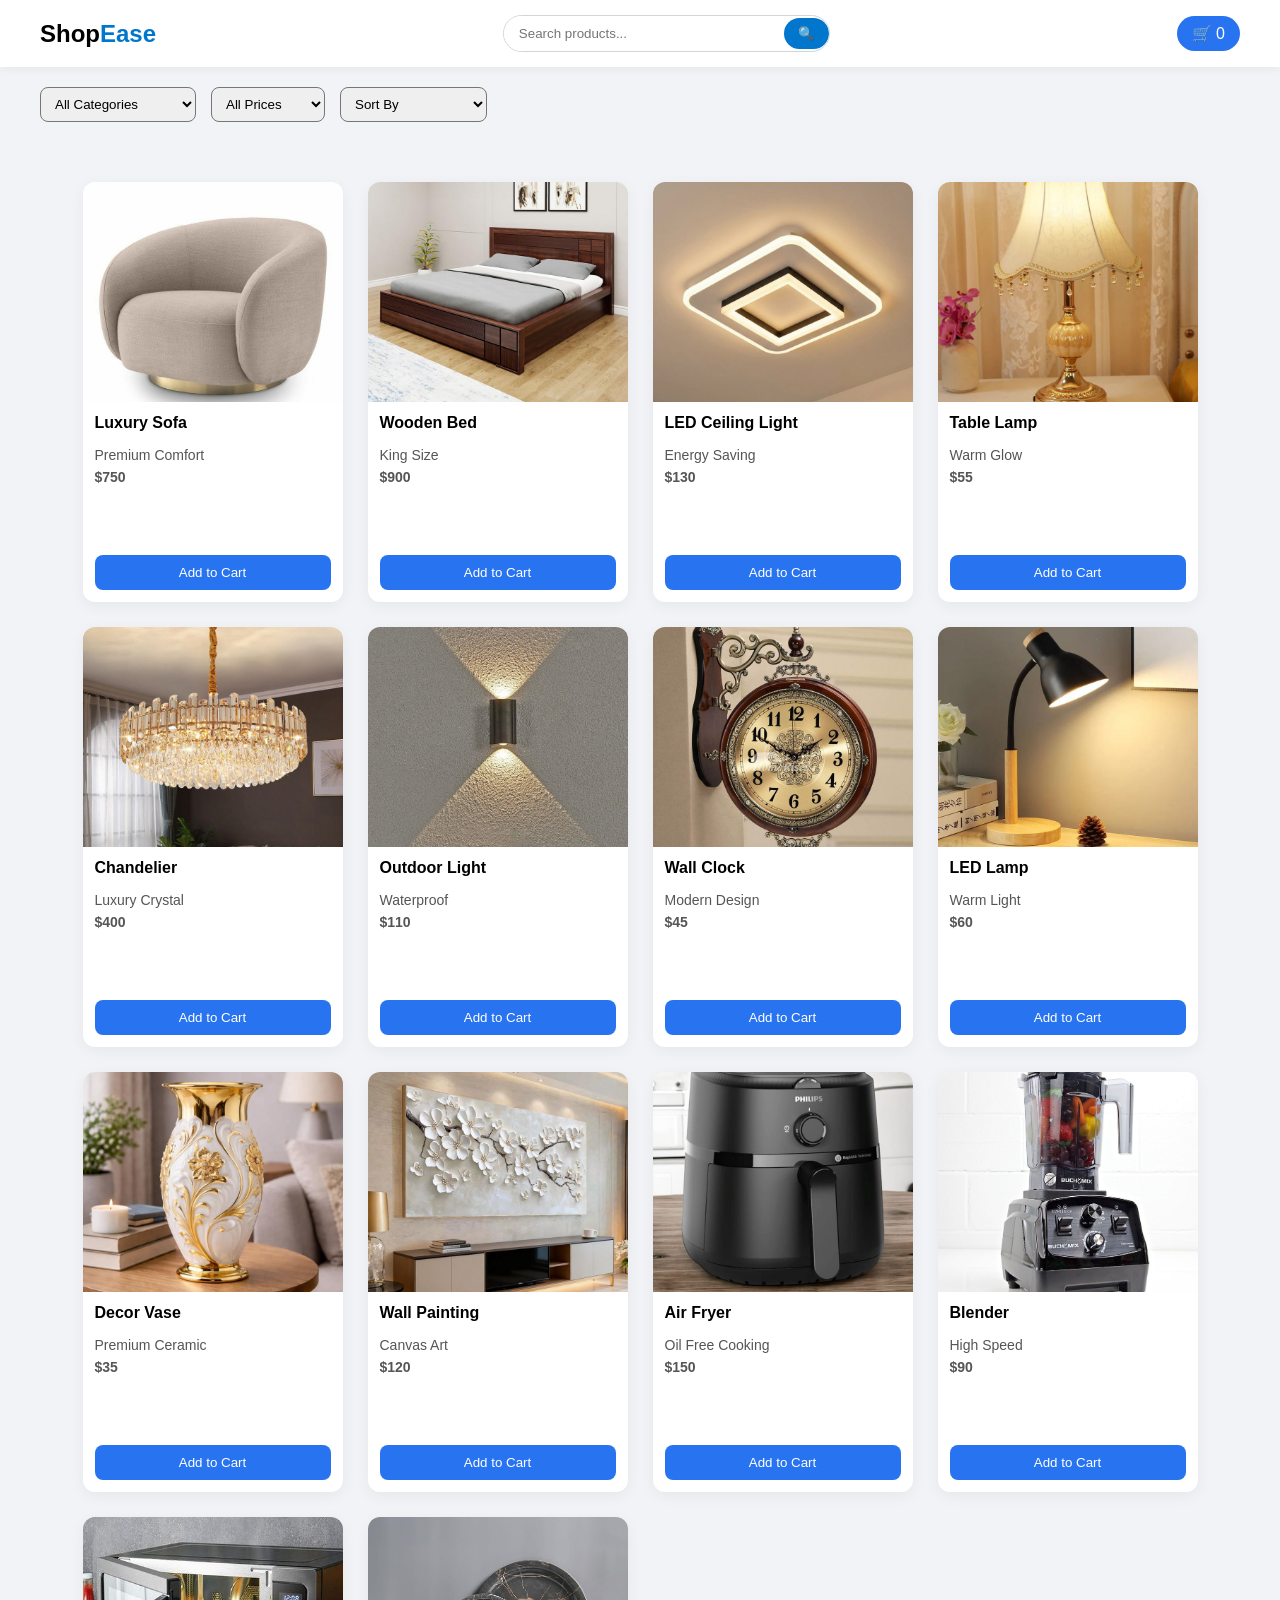
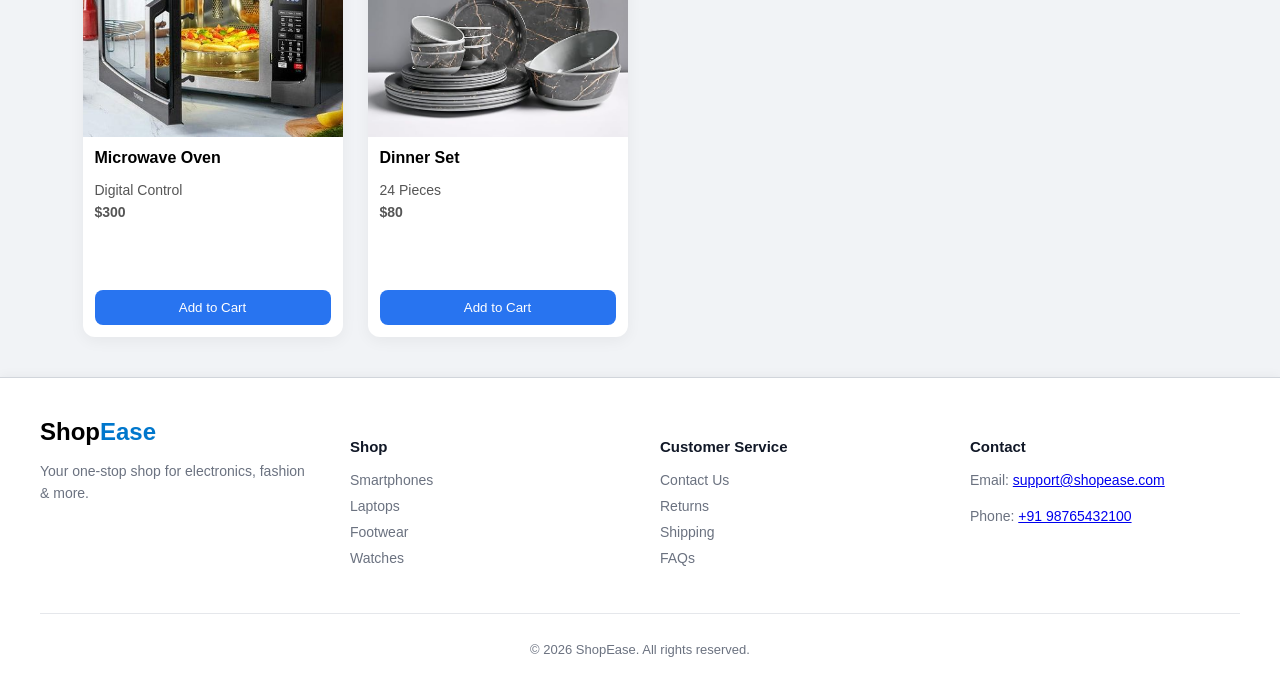
<file: Home&Kitchen.html>
<!DOCTYPE html>
<html lang="en">

<head>
    <meta charset="UTF-8">
    <meta name="viewport" content="width=device-width, initial-scale=1.0">
    <title>Home & Kitchen Store</title>

    <style>
        body {
            display: flex;
            flex-direction: column;
            min-height: 100vh;
            margin: 0;
            font-family: 'Segoe UI', sans-serif;
            background: #f1f3f6;
        }

        header {
            background: white;
            padding: 15px 40px;
            display: flex;
            justify-content: space-between;
            align-items: center;
            box-shadow: 0 2px 10px rgba(0, 0, 0, 0.05);
            position: sticky;
            top: 0;
            z-index: 100;
        }

        .logo {
            font-size: 24px;
            font-weight: bold;
            font-family: Arial, sans-serif;
        }

        .logo span {
            color: #0077cc;
        }

        /* ================= SEARCH BOX ================= */
        .search-box {
            display: flex;
            align-items: center;
            border: 1px solid #d1d5db;
            border-radius: 25px;
            overflow: hidden;
            background: #fff;
            transition: all 0.3s ease;
        }

        .search-box input {
            border: none;
            padding: 10px 15px;
            outline: none;
            width: 250px;
        }

        .search-box button {
            border: none;
            background: #0077cc;
            color: #fff;
            padding: 8px 14px;
            cursor: pointer;
            transition: all 0.3s ease;
            border-radius: 25px;
        }

        .search-box button:hover {
            background: #005fa3;
        }


        #cart {
            background: #2874f0;
            color: white;
            padding: 8px 15px;
            border-radius: 30px;
            cursor: pointer;
            position: relative;
        }

        .cart-dropdown {
            position: absolute;
            top: 45px;
            right: 0;
            width: 260px;
            background: white;
            padding: 15px;
            border-radius: 10px;
            box-shadow: 0 10px 30px rgba(0, 0, 0, 0.1);
            display: none;
        }

        #cart.active .cart-dropdown {
            display: block;
        }

        .filters {
            display: flex;
            gap: 15px;
            padding: 20px 40px;
        }

        .filters select {
            padding: 8px 10px;
            border-radius: 8px;
        }

        main#products {
            flex: 1;
            display: grid;
            grid-template-columns: repeat(auto-fill, 260px);
            justify-content: center;
            gap: 25px;
            padding: 40px;
        }

        .product-card {
            background: white;
            border-radius: 12px;
            overflow: hidden;
            box-shadow: 0 4px 15px rgba(0, 0, 0, 0.05);
            display: flex;
            flex-direction: column;
            width: 260px;
            height: 420px;
        }

        .product-card img {
            width: 100%;
            height: 220px;
            object-fit: cover;
        }

        .product-card h3 {
            margin: 12px;
            font-size: 16px;
        }

        .product-card p {
            margin: 3px 12px;
            font-size: 14px;
            color: #555;
        }

        .price {
            font-weight: bold;
            color: #2874f0;
        }

        .add-cart-btn {
            margin: 12px;
            padding: 10px;
            border: none;
            background: #2874f0;
            color: white;
            border-radius: 8px;
            cursor: pointer;
            margin-top: auto;
        }

        /* ================= FOOTER ================= */
        footer {
            background: #ffffff;
            padding: 40px 40px 20px;
            border-top: 1px solid #d1d5db;
            box-shadow: 0 -2px 10px rgba(0, 0, 0, 0.04);
        }

        /* Layout */
        .footer-container {
            display: flex;
            justify-content: space-between;
            flex-wrap: wrap;
            gap: 40px;
            max-width: 1200px;
            margin: auto;
        }

        /* Columns */
        .footer-col {
            flex: 1;
            min-width: 220px;
        }

        /* Headings */
        .footer-col h3 {
            font-size: 20px;
            margin-bottom: 12px;
            color: #2563eb;
            /* brand blue */
        }

        .footer-col h4 {
            font-size: 15px;
            margin-bottom: 12px;
            color: #111827;
        }

        /* Text */
        .footer-col p {
            font-size: 14px;
            color: #6b7280;
            line-height: 1.6;
        }

        /* Links */
        .footer-col ul {
            list-style: none;
            padding: 0;
        }

        .footer-col ul li {
            margin-bottom: 8px;
        }

        .footer-col ul li a {
            text-decoration: none;
            color: #6b7280;
            font-size: 14px;
            transition: 0.3s ease;
        }

        .footer-col ul li a:hover {
            color: #2563eb;
            padding-left: 4px;
        }

        /* Bottom */
        .footer-bottom {
            border-top: 1px solid #e5e7eb;
            margin-top: 30px;
            padding-top: 15px;
            text-align: center;
            font-size: 13px;
            color: #6b7280;
        }


        #toast {
            position: fixed;
            bottom: 20px;
            left: 50%;
            transform: translateX(-50%);
            background: #222;
            color: white;
            padding: 10px 20px;
            border-radius: 30px;
            opacity: 0;
            transition: 0.3s;
        }

        #toast.show {
            opacity: 1;
        }
    </style>
</head>

<body>

    <header>
        <div class="logo">Shop<span>Ease</span></div>

        <div class="search-box">
            <input type="text" id="searchInput" placeholder="Search products...">
            <button onclick="searchProduct()">🔍</button>
        </div>
        <div id="cart">
            🛒 <span id="cart-count">0</span>
            <div class="cart-dropdown">
                <ul id="cart-items-list"></ul>
                <p id="cart-total">Total: $0</p>
                <button id="clear-cart-btn">Clear Cart</button>
            </div>
        </div>
    </header>

    <section class="filters">
        <select id="category-filter">
            <option value="all">All Categories</option>
            <option value="furniture">Furniture</option>
            <option value="decor">Home Decor</option>
            <option value="lighting">Lighting</option>
            <option value="kitchen">Kitchen Appliances</option>
        </select>

        <select id="price-filter">
            <option value="all">All Prices</option>
            <option value="0-50">Under $50</option>
            <option value="50-150">$50 - $150</option>
            <option value="150-1000">Above $150</option>
        </select>

        <select id="sort-filter">
            <option value="default">Sort By</option>
            <option value="low">Price Low to High</option>
            <option value="high">Price High to Low</option>
        </select>
    </section>

    <main id="products">
        <div class="product-card" data-name="Luxury Sofa" data-category="furniture" data-price="750">
            <img src="Images/SSS.jfif">
            <h3>Luxury Sofa</h3>
            <p>Premium Comfort</p>
            <p class="price">$750</p>
            <button class="add-cart-btn">Add to Cart</button>
        </div>

        <div class="product-card" data-name="Wooden Bed" data-category="furniture" data-price="900">
            <img src="Images/B.jfif">
            <h3>Wooden Bed</h3>
            <p>King Size</p>
            <p class="price">$900</p>
            <button class="add-cart-btn">Add to Cart</button>
        </div>

        <div class="product-card" data-name="LED Ceiling Light" data-category="lighting" data-price="130">
            <img src="Images/CL.jfif">
            <h3>LED Ceiling Light</h3>
            <p>Energy Saving</p>
            <p class="price">$130</p>
            <button class="add-cart-btn">Add to Cart</button>
        </div>

        <div class="product-card" data-name="Table Lamp" data-category="lighting" data-price="55">
            <img src="Images/TL.jfif">
            <h3>Table Lamp</h3>
            <p>Warm Glow</p>
            <p class="price">$55</p>
            <button class="add-cart-btn">Add to Cart</button>
        </div>

        <div class="product-card" data-name="Chandelier" data-category="lighting" data-price="400">
            <img src="Images/MCC.jfif">
            <h3>Chandelier</h3>
            <p>Luxury Crystal</p>
            <p class="price">$400</p>
            <button class="add-cart-btn">Add to Cart</button>
        </div>

        <div class="product-card" data-name="Outdoor Light" data-category="lighting" data-price="110">
            <img src="Images/WL.jfif">
            <h3>Outdoor Light</h3>
            <p>Waterproof</p>
            <p class="price">$110</p>
            <button class="add-cart-btn">Add to Cart</button>
        </div>


        <!-- HOME DECOR -->
        <div class="product-card" data-name="Wall Clock" data-category="decor" data-price="45">
            <img src="Images/WW.jfif">
            <h3>Wall Clock</h3>
            <p>Modern Design</p>
            <p class="price">$45</p><button class="add-cart-btn">Add to Cart</button>
        </div>
        <div class="product-card" data-name="LED Lamp" data-category="decor" data-price="60">
            <img src="Images/TLL.jfif">
            <h3>LED Lamp</h3>
            <p>Warm Light</p>
            <p class="price">$60</p><button class="add-cart-btn">Add to Cart</button>
        </div>
        <div class="product-card" data-name="Decor Vase" data-category="decor" data-price="35">
            <img src="Images/FV.jfif">
            <h3>Decor Vase</h3>
            <p>Premium Ceramic</p>
            <p class="price">$35</p><button class="add-cart-btn">Add to Cart</button>
        </div>
        <div class="product-card" data-name="Wall Painting" data-category="decor" data-price="120">
            <img src="Images/WFP.jfif">
            <h3>Wall Painting</h3>
            <p>Canvas Art</p>
            <p class="price">$120</p><button class="add-cart-btn">Add to Cart</button>
        </div>

        <!-- KITCHEN -->
        <div class="product-card" data-name="Air Fryer" data-category="kitchen" data-price="150">
            <img src="Images/AF.jfif">
            <h3>Air Fryer</h3>
            <p>Oil Free Cooking</p>
            <p class="price">$150</p><button class="add-cart-btn">Add to Cart</button>
        </div>
        <div class="product-card" data-name="Blender" data-category="kitchen" data-price="90">
            <img src="Images/BL.jfif">
            <h3>Blender</h3>
            <p>High Speed</p>
            <p class="price">$90</p><button class="add-cart-btn">Add to Cart</button>
        </div>
        <div class="product-card" data-name="Microwave Oven" data-category="kitchen" data-price="300">
            <img src="Images/MO.jfif">
            <h3>Microwave Oven</h3>
            <p>Digital Control</p>
            <p class="price">$300</p><button class="add-cart-btn">Add to Cart</button>
        </div>
        <div class="product-card" data-name="Dinner Set" data-category="kitchen" data-price="80">
            <img src="Images/DS.jfif">
            <h3>Dinner Set</h3>
            <p>24 Pieces</p>
            <p class="price">$80</p><button class="add-cart-btn">Add to Cart</button>
        </div>

    </main>
    <!-- ================= FOOTER ================= -->
    <footer id="contact">
        <div class="footer-container">

            <div class="footer-col">
                <div class="logo">Shop<span>Ease</span></div>
                <p>Your one-stop shop for electronics, fashion & more.</p>
            </div>

            <div class="footer-col">
                <h4>Shop</h4>
                <ul>
                    <li><a href="Electronics.html">Smartphones</a></li>
                    <li><a href="Electronics.html">Laptops</a></li>
                    <li><a href="fashion.html">Footwear</a></li>
                    <li><a href="Electronics.html">Watches</a></li>
                </ul>
            </div>

            <div class="footer-col">
                <h4>Customer Service</h4>
                <ul>
                    <li><a href="#">Contact Us</a></li>
                    <li><a href="viewOrder.html">Returns</a></li>
                    <li><a href="viewOrder.html">Shipping</a></li>
                    <li><a href="#contact">FAQs</a></li>
                </ul>
            </div>

            <div class="footer-col">
                <h4>Contact</h4>
                <p>Email:
                    <a href="mailto:support@shopease.com">
                        support@shopease.com
                    </a>
                </p>
                <p>Phone:
                    <a href="tel:+9198765432100">
                        +91 98765432100
                    </a>
                </p>
            </div>

        </div>

        <div class="footer-bottom">
            <p>© 2026 ShopEase. All rights reserved.</p>
        </div>
    </footer>


    <div id="toast"></div>

    <script>
        /* SAME JS SYSTEM */
        document.addEventListener("DOMContentLoaded", () => {

            const searchInput = document.getElementById("search-input");
            const categoryFilter = document.getElementById("category-filter");
            const priceFilter = document.getElementById("price-filter");
            const sortFilter = document.getElementById("sort-filter");
            const cartIcon = document.getElementById("cart");
            const cartCount = document.getElementById("cart-count");
            const cartList = document.getElementById("cart-items-list");
            const cartTotal = document.getElementById("cart-total");
            const clearCartBtn = document.getElementById("clear-cart-btn");
            const toast = document.getElementById("toast");

            let cart = {};

            function showToast(msg) { toast.textContent = msg; toast.classList.add("show"); setTimeout(() => toast.classList.remove("show"), 2000); }

            function updateCartUI() {
                cartList.innerHTML = "";
                let total = 0, count = 0;
                Object.keys(cart).forEach(name => {
                    const item = cart[name];
                    total += item.price * item.qty;
                    count += item.qty;
                    const li = document.createElement("li");
                    li.innerHTML = `${name} (x${item.qty}) - $${(item.price * item.qty).toFixed(2)}
<button onclick="removeFromCart('${name}')">X</button>`;
                    cartList.appendChild(li);
                });
                cartCount.textContent = count;
                cartTotal.textContent = "Total: $" + total.toFixed(2);
            }

            window.removeFromCart = function (name) {
                if (cart[name]) {
                    cart[name].qty--;
                    if (cart[name].qty <= 0) delete cart[name];
                    updateCartUI();
                }
            }

            document.querySelectorAll(".add-cart-btn").forEach(btn => {
                btn.onclick = () => {
                    const card = btn.closest(".product-card");
                    const name = card.dataset.name;
                    const price = parseFloat(card.dataset.price);
                    if (cart[name]) cart[name].qty++;
                    else cart[name] = { price, qty: 1 };
                    updateCartUI();
                    showToast(name + " added to cart");
                }
            });

            clearCartBtn.onclick = () => { cart = {}; updateCartUI(); }

            cartIcon.onclick = (e) => { e.stopPropagation(); cartIcon.classList.toggle("active"); }
            document.onclick = () => cartIcon.classList.remove("active");

            function applyFilters() {
                const cards = document.querySelectorAll(".product-card");
                cards.forEach(card => {
                    const name = card.dataset.name.toLowerCase();
                    const category = card.dataset.category;
                    const price = parseFloat(card.dataset.price);
                    let show = true;

                    if (searchInput.value && !name.includes(searchInput.value.toLowerCase())) show = false;
                    if (categoryFilter.value !== "all" && category !== categoryFilter.value) show = false;
                    if (priceFilter.value !== "all") {
                        const [min, max] = priceFilter.value.split("-").map(Number);
                        if (price < min || price > max) show = false;
                    }
                    card.style.display = show ? "flex" : "none";
                });
                sortProducts();
            }

            function sortProducts() {
                const container = document.getElementById("products");
                const cards = Array.from(document.querySelectorAll(".product-card")).filter(c => c.style.display !== "none");
                if (sortFilter.value === "low") cards.sort((a, b) => a.dataset.price - b.dataset.price);
                if (sortFilter.value === "high") cards.sort((a, b) => b.dataset.price - a.dataset.price);
                cards.forEach(c => container.appendChild(c));
            }

            searchInput.addEventListener("input", applyFilters);
            categoryFilter.addEventListener("change", applyFilters);
            priceFilter.addEventListener("change", applyFilters);
            sortFilter.addEventListener("change", applyFilters);

        });
    </script>

</body>

</html>
</file>
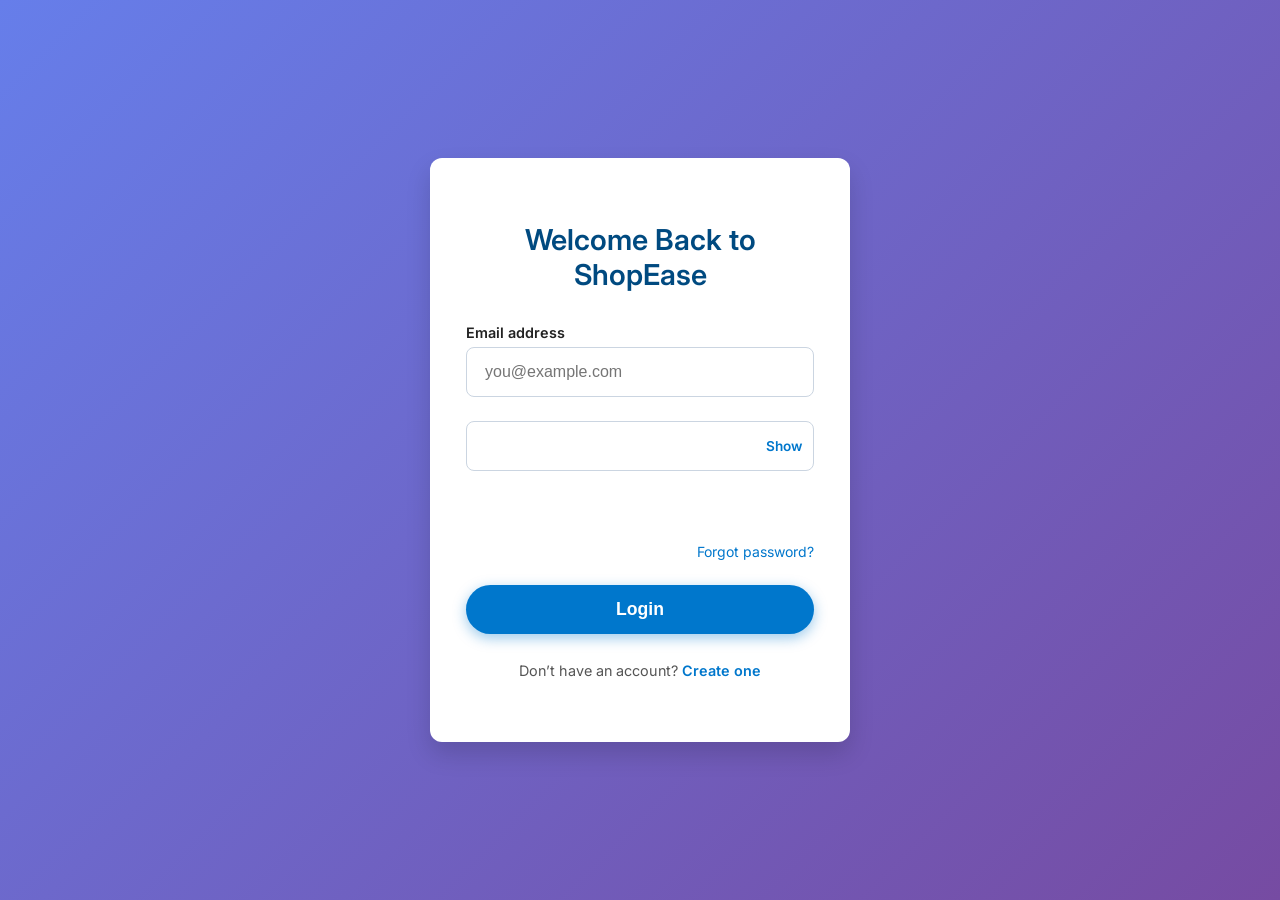
<file: login.html>
<!DOCTYPE html>
<html lang="en">

<head>
    <meta charset="UTF-8" />
    <meta name="viewport" content="width=device-width, initial-scale=1" />
    <title>ShopEase | Login</title>
    <link rel="stylesheet" href="login.css" />
    <link href="https://fonts.googleapis.com/css2?family=Inter:wght@400;600&display=swap" rel="stylesheet" />
</head>

<body>
    <main class="login-wrapper">
        <section class="login-card" aria-label="Login form">
            <h1 class="login-title">Welcome Back to ShopEase</h1>
            <form id="loginForm" novalidate>
                <div class="input-group">
                    <label for="email" class="input-label">Email address</label>
                    <input type="email" id="email" name="email" placeholder="you@example.com" required
                        autocomplete="username" />
                    <span class="error-message" aria-live="polite"></span>
                </div>

                <div class="password-wrapper">
                    <input type="password" class="form-input" id="password">
                    <span class="toggle-password">Show</span>
                </div>
                <div class="error-message" id="passwordError"></div>
                </div>

                <div class="form-footer">
                    <a href="#" class="forgot-password">Forgot password?</a>
                </div>

                <button type="submit" class="btn-login" aria-label="Login to your account">Login</button>
            </form>

            <p class="signup-redirect">
                Don’t have an account? <a href="signup.html">Create one</a>
            </p>
        </section>
    </main>

    <script src="login.js"></script>
</body>

</html>
</file>
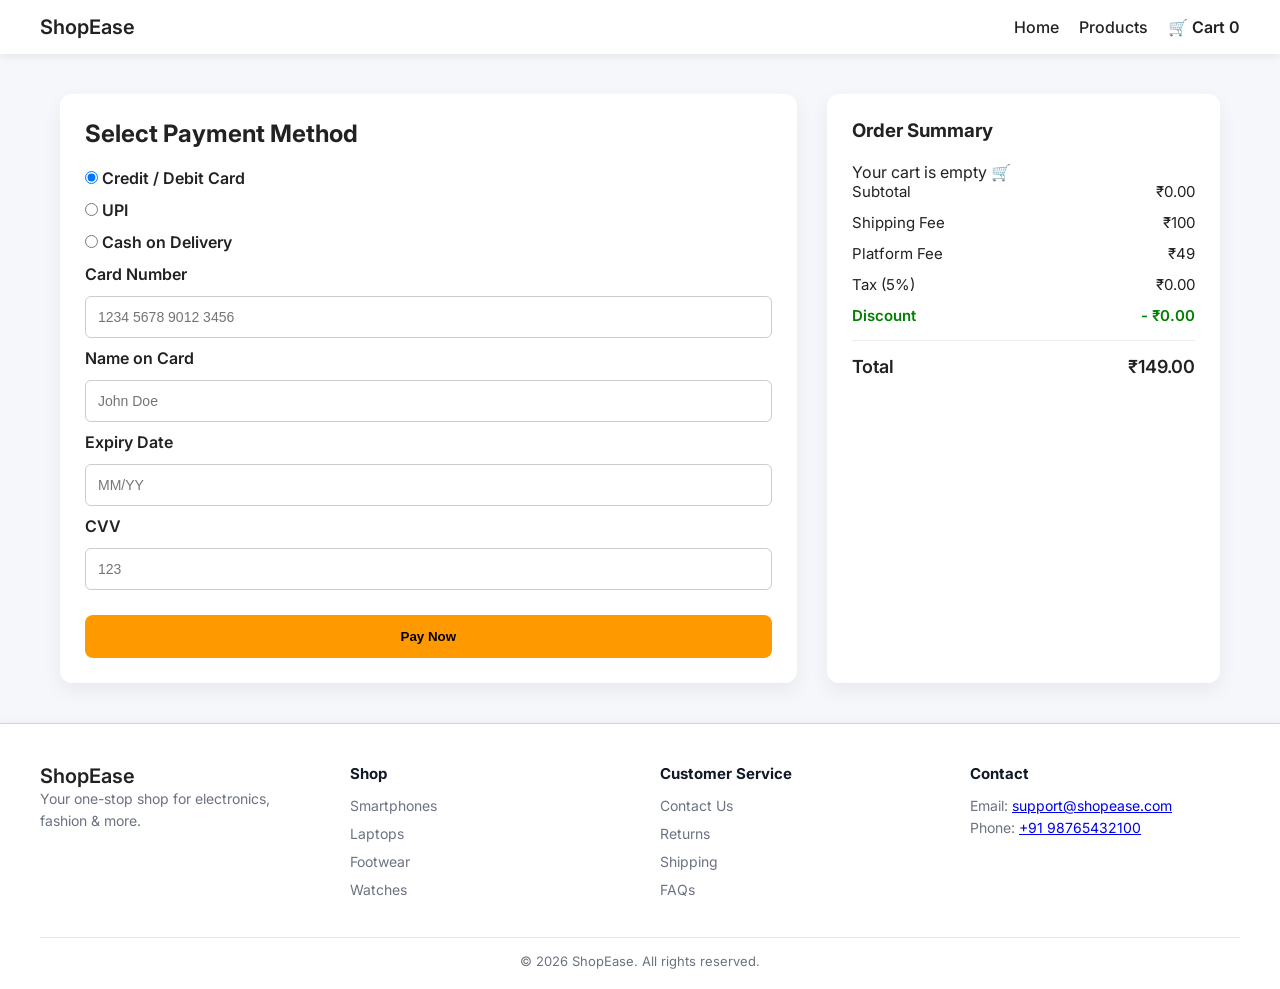
<file: payment.html>
<!DOCTYPE html>
<html lang="en">

<head>
    <meta charset="UTF-8">
    <meta name="viewport" content="width=device-width, initial-scale=1.0">
    <title>Payment - ShopEase</title>
    <link href="https://fonts.googleapis.com/css2?family=Inter:wght@400;600&display=swap" rel="stylesheet">
    <link rel="stylesheet" href="payment.css">
</head>

<body>

    <!-- NAVBAR -->
    <nav class="navbar">
        <div class="logo">ShopEase</div>
        <div class="nav-right">
            <a href="index.html">Home</a>
            <a href="products.html">Products</a>
            <div class="cart-icon">
                🛒 Cart <span id="cart-count">0</span>
            </div>
        </div>
    </nav>

    <!-- PAYMENT CONTAINER -->
    <div class="payment-container">

        <!-- LEFT: Payment Methods -->
        <div class="payment-left">
            <h2>Select Payment Method</h2>
            <form id="payment-form">
                <label>
                    <input type="radio" name="payment-method" value="card" checked> Credit / Debit Card
                </label>
                <label>
                    <input type="radio" name="payment-method" value="upi"> UPI
                </label>
                <label>
                    <input type="radio" name="payment-method" value="cod"> Cash on Delivery
                </label>

                <!-- Card Details -->
                <div id="card-details" style="margin-top:10px;">
                    <label for="card-number">Card Number</label>
                    <input type="text" id="card-number" placeholder="1234 5678 9012 3456">

                    <label for="card-name">Name on Card</label>
                    <input type="text" id="card-name" placeholder="John Doe">

                    <label for="expiry">Expiry Date</label>
                    <input type="text" id="expiry" placeholder="MM/YY">

                    <label for="cvv">CVV</label>
                    <input type="text" id="cvv" placeholder="123">
                </div>

                <!-- UPI Details -->
                <div id="upi-details" style="display:none; margin-top:10px;">
                    <label for="upi-id">Enter UPI ID</label>
                    <input type="text" id="upi-id" placeholder="example@upi">
                </div>

                <button type="submit" class="pay-btn">Pay Now</button>
            </form>
        </div>

        <!-- RIGHT: Order Summary -->
        <div class="payment-right">
            <h3>Order Summary</h3>
            <div id="payment-cart-items"></div>

            <div class="summary-row">
                <span>Subtotal</span>
                <span id="subtotal">₹0</span>
            </div>
            <div class="summary-row">
                <span>Shipping Fee</span>
                <span id="shipping">₹0</span>
            </div>
            <div class="summary-row">
                <span>Platform Fee</span>
                <span id="platform">₹0</span>
            </div>
            <div class="summary-row">
                <span>Tax (5%)</span>
                <span id="tax">₹0</span>
            </div>
            <div class="summary-row discount-row">
                <span>Discount</span>
                <span id="discount">₹0</span>
            </div>
            <hr>
            <div class="summary-total">
                <span>Total</span>
                <span id="total">₹0</span>
            </div>
        </div>

    </div>

        <!-- ================= FOOTER ================= -->
    <footer id="contact">
        <div class="footer-container">

            <div class="footer-col">
                <div class="logo">Shop<span>Ease</span></div>
                <p>Your one-stop shop for electronics, fashion & more.</p>
            </div>

            <div class="footer-col">
                <h4>Shop</h4>
                <ul>
                    <li><a href="Electronics.html">Smartphones</a></li>
                    <li><a href="Electronics.html">Laptops</a></li>
                    <li><a href="fashion.html">Footwear</a></li>
                    <li><a href="Electronics.html">Watches</a></li>
                </ul>
            </div>

            <div class="footer-col">
                <h4>Customer Service</h4>
                <ul>
                    <li><a href="#">Contact Us</a></li>
                    <li><a href="viewOrder.html">Returns</a></li>
                    <li><a href="viewOrder.html">Shipping</a></li>
                    <li><a href="#contact">FAQs</a></li>
                </ul>
            </div>

            <div class="footer-col">
                <h4>Contact</h4>
                <p>Email:
                    <a href="mailto:support@shopease.com">
                        support@shopease.com
                    </a>
                </p>
                <p>Phone:
                    <a href="tel:+9198765432100">
                        +91 98765432100
                    </a>
                </p>
            </div>

        </div>

        <div class="footer-bottom">
            <p>© 2026 ShopEase. All rights reserved.</p>
        </div>
    </footer>

    <script src="payment.js"></script>
</body>

</html>
</file>
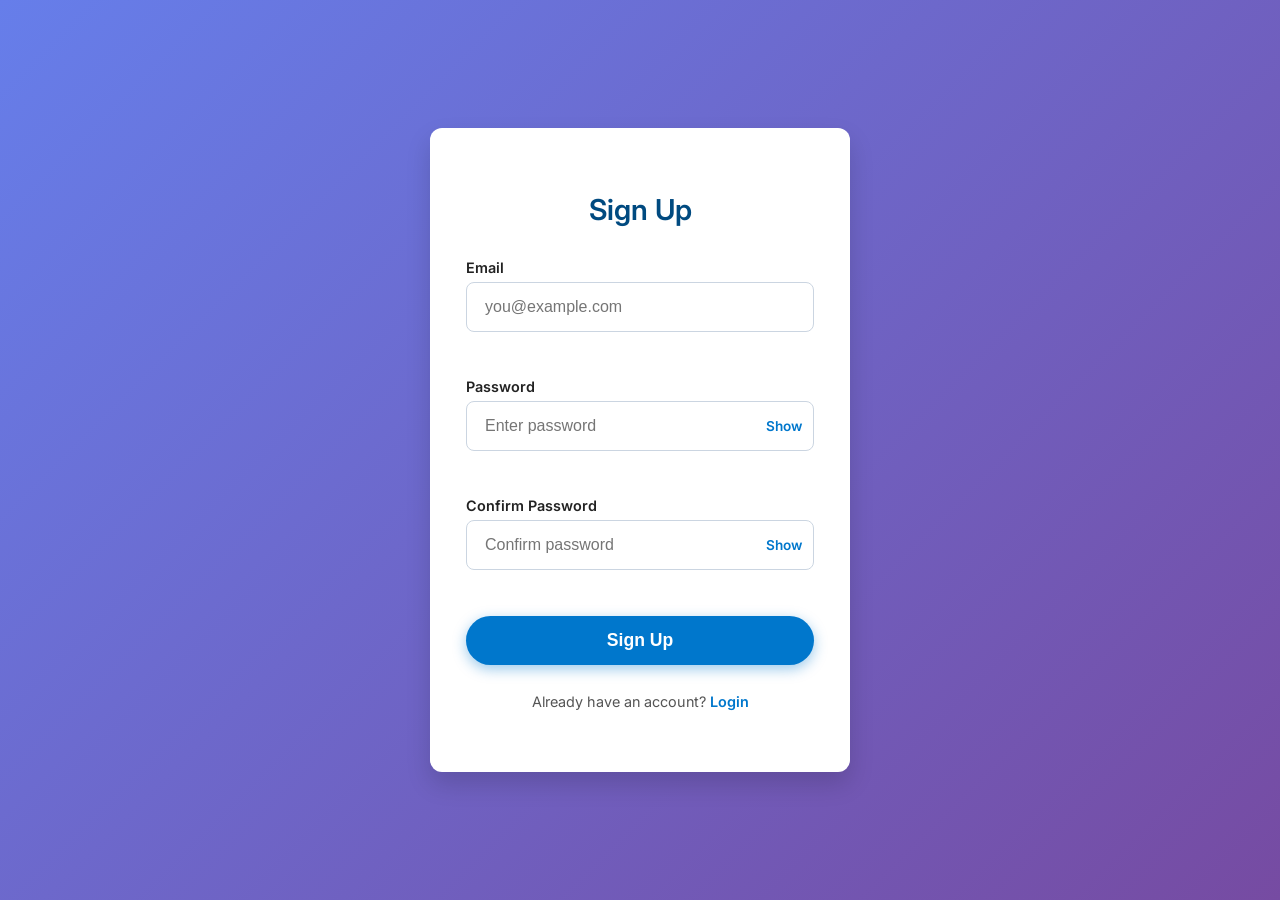
<file: signup.html>
<!DOCTYPE html>
<html lang="en">

<head>
    <meta charset="UTF-8">
    <meta name="viewport" content="width=device-width, initial-scale=1.0">
    <title>ShopEase | Sign Up</title>
    <link rel="stylesheet" href="signup.css">
</head>

<body>

    <div class="login-wrapper">

        <!-- Signup Card -->
        <div class="login-card active" id="signupCard">
            <h2 class="login-title">Sign Up</h2>
            <form id="signupForm">
                <div class="input-group">
                    <label class="input-label">Email</label>
                    <input type="email" id="email" name="email" placeholder="you@example.com" required
                        autocomplete="username" />
                    <div class="error-message"></div>
                </div>
                <div class="input-group">
                    <label class="input-label">Password</label>
                    <div class="password-wrapper">
                        <input type="password" id="password" required placeholder="Enter password">
                        <span class="toggle-password">Show</span>
                    </div>
                    <div class="error-message" id="passwordError"></div>
                </div>

                <div class="input-group">
                    <label class="input-label">Confirm Password</label>
                    <div class="password-wrapper">
                        <input type="password" id="confirmPassword" required placeholder="Confirm password">
                        <span class="toggle-password">Show</span>
                    </div>
                    <div class="error-message" id="confirmPasswordError"></div>
                </div>

                <button type="submit" class="btn-login">Sign Up</button>
            </form>
            <p class="signup-redirect">
                Already have an account? <a href="login.html">Login</a>
            </p>
        </div>

    </div>

</body>
<script src="signup.js"></script>

</html>
</file>
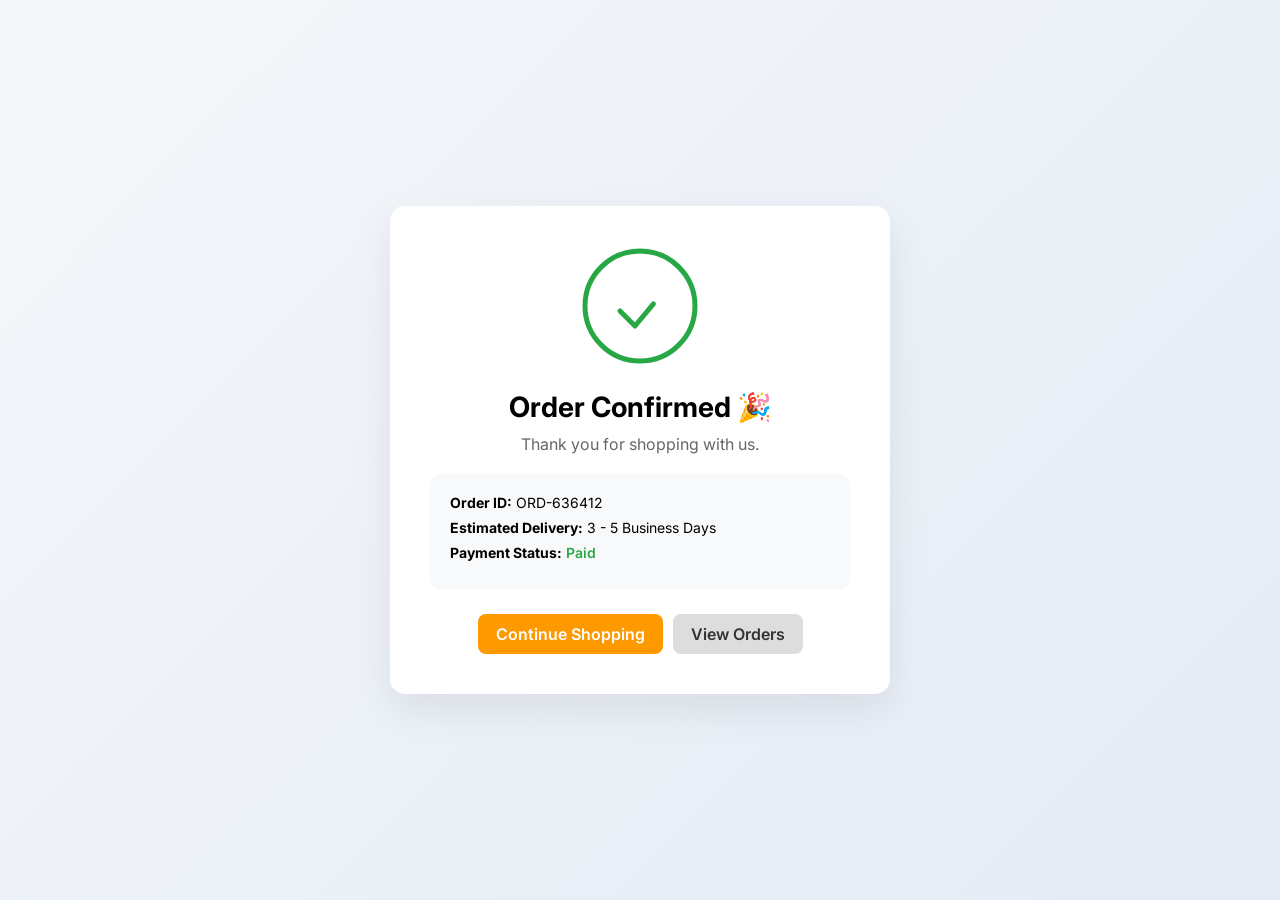
<file: thankyou.html>
<!DOCTYPE html>
<html lang="en">

<head>
    <meta charset="UTF-8">
    <title>Order Confirmed | ShopEase</title>
    <meta name="viewport" content="width=device-width, initial-scale=1.0">

    <!-- Google Font -->
    <link href="https://fonts.googleapis.com/css2?family=Inter:wght@400;600;700&display=swap" rel="stylesheet">

    <!-- External CSS -->
    <link rel="stylesheet" href="thankyou.css">
</head>

<body>

    <div class="container">

        <!-- Success Icon -->
        <div class="success-icon">
            <svg viewBox="0 0 120 120">
                <circle class="circle" cx="60" cy="60" r="55" />
                <polyline class="tick" points="40,65 55,80 80,50" />
            </svg>
        </div>

        <h1>Order Confirmed 🎉</h1>
        <p class="sub-text">Thank you for shopping with us.</p>

        <!-- Order Details -->
        <div class="order-box">
            <p><strong>Order ID:</strong> <span id="orderId"></span></p>
            <p><strong>Estimated Delivery:</strong> 3 - 5 Business Days</p>
            <p><strong>Payment Status:</strong> <span class="paid">Paid</span></p>
        </div>

        <!-- Buttons -->
        <div class="btn-group">
            <a href="index.html" class="btn primary">Continue Shopping</a>
            <a href="viewOrder.html" class="btn secondary">View Orders</a>
        </div>

    </div>

    <script src="thankyou.js"></script>
</body>

</html>
</file>
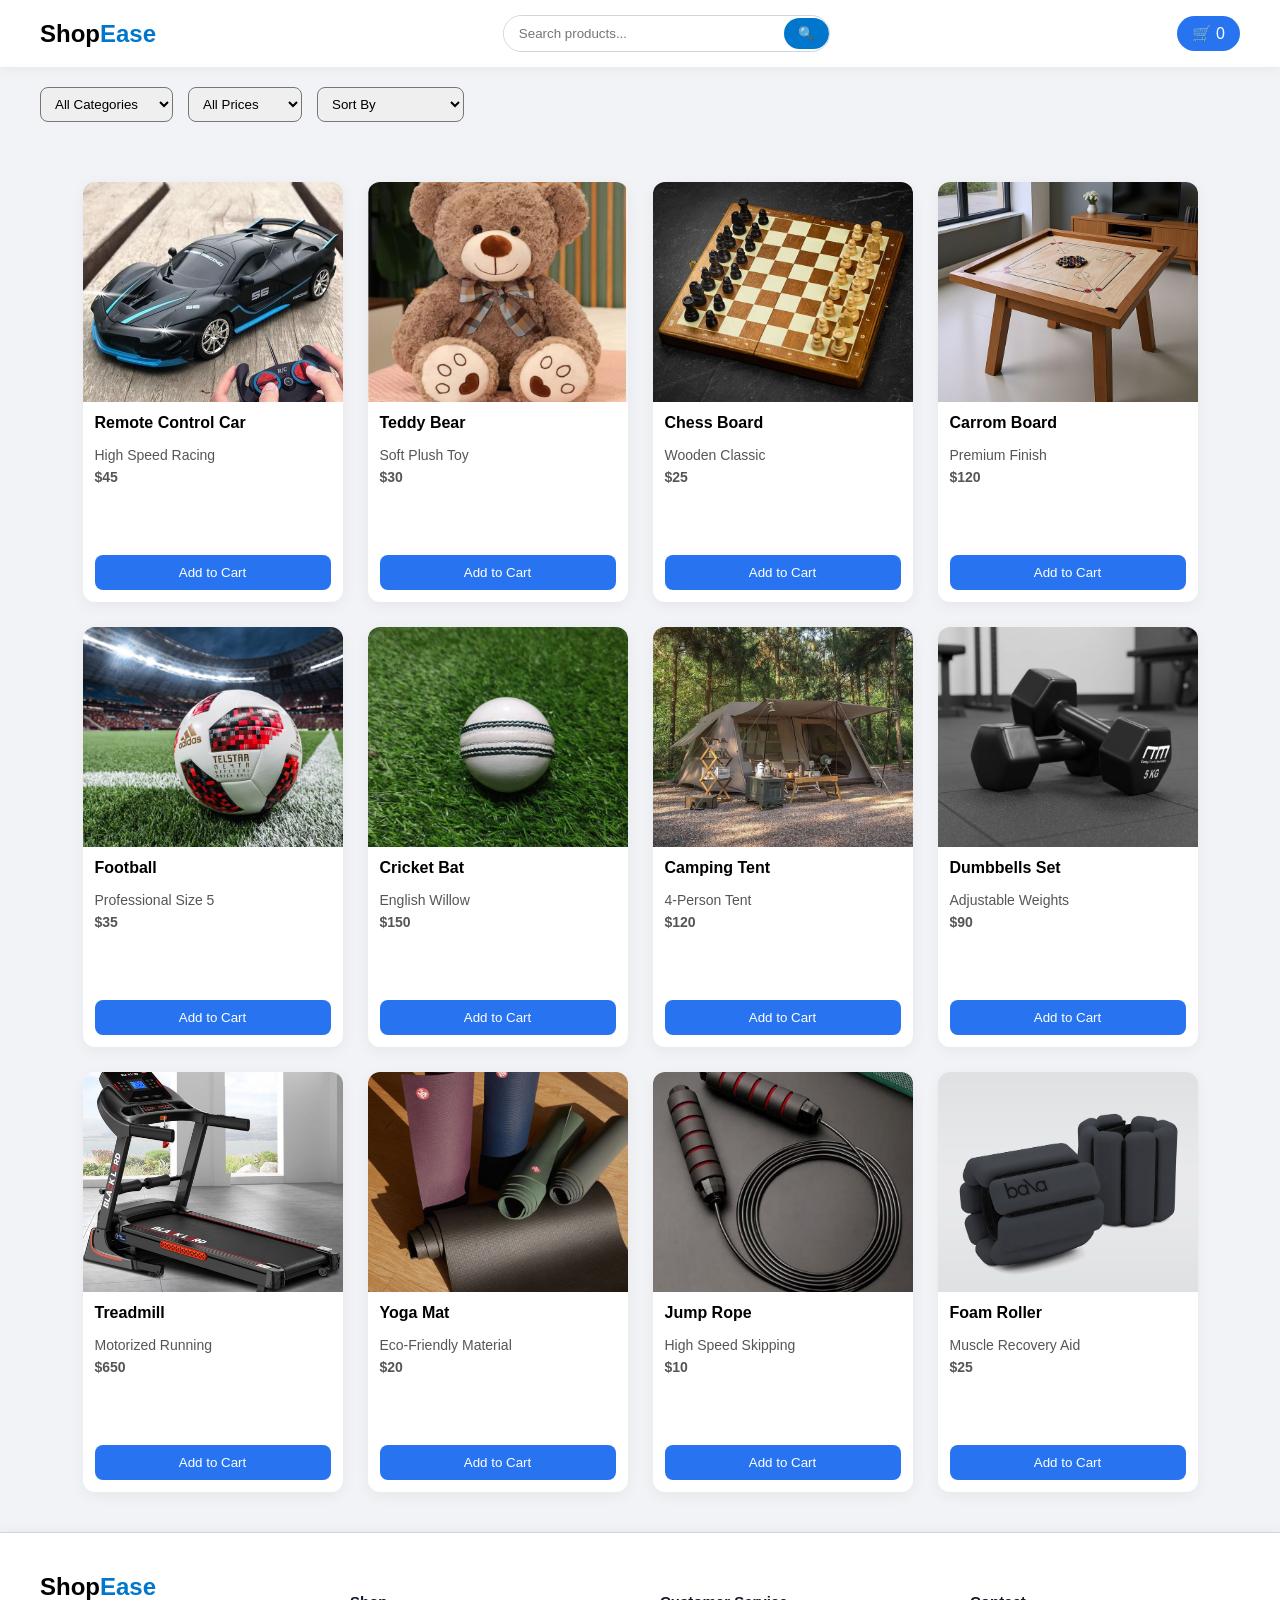
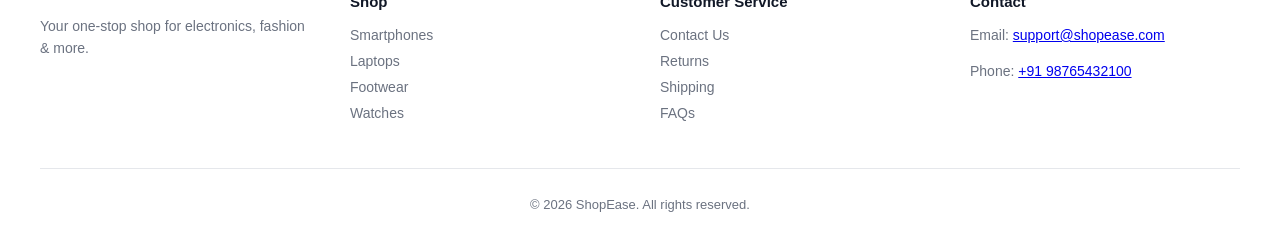
<file: Toys&Sports.html>
<!DOCTYPE html>
<html lang="en">

<head>
    <meta charset="UTF-8">
    <meta name="viewport" content="width=device-width, initial-scale=1.0">
    <title>Toys & Sports Store</title>

    <style>
        body {
            display: flex;
            flex-direction: column;
            min-height: 100vh;
            margin: 0;
            font-family: 'Segoe UI', sans-serif;
            background: #f1f3f6;
        }

        header {
            background: white;
            padding: 15px 40px;
            display: flex;
            justify-content: space-between;
            align-items: center;
            box-shadow: 0 2px 10px rgba(0, 0, 0, 0.05);
            position: sticky;
            top: 0;
            z-index: 100;
        }

        .logo {
            font-size: 24px;
            font-weight: bold;
            font-family: Arial, sans-serif;
        }

        .logo span {
            color: #0077cc;
        }

        /* ================= SEARCH BOX ================= */
        .search-box {
            display: flex;
            align-items: center;
            border: 1px solid #d1d5db;
            border-radius: 25px;
            overflow: hidden;
            background: #fff;
            transition: all 0.3s ease;
        }

        .search-box input {
            border: none;
            padding: 10px 15px;
            outline: none;
            width: 250px;
        }

        .search-box button {
            border: none;
            background: #0077cc;
            color: #fff;
            padding: 8px 14px;
            cursor: pointer;
            transition: all 0.3s ease;
            border-radius: 25px;
        }

        .search-box button:hover {
            background: #005fa3;
        }


        #cart {
            background: #2874f0;
            color: white;
            padding: 8px 15px;
            border-radius: 30px;
            cursor: pointer;
            position: relative;
        }

        .cart-dropdown {
            position: absolute;
            top: 45px;
            right: 0;
            width: 260px;
            background: white;
            padding: 15px;
            border-radius: 10px;
            box-shadow: 0 10px 30px rgba(0, 0, 0, 0.1);
            display: none;
        }

        #cart.active .cart-dropdown {
            display: block;
        }

        .filters {
            display: flex;
            gap: 15px;
            padding: 20px 40px;
        }

        .filters select {
            padding: 8px 10px;
            border-radius: 8px;
        }

        main#products {
            flex: 1;
            display: grid;
            grid-template-columns: repeat(auto-fill, 260px);
            justify-content: center;
            gap: 25px;
            padding: 40px;
        }

        .product-card {
            background: white;
            border-radius: 12px;
            overflow: hidden;
            box-shadow: 0 4px 15px rgba(0, 0, 0, 0.05);
            display: flex;
            flex-direction: column;
            width: 260px;
            height: 420px;
        }

        .product-card img {
            width: 100%;
            height: 220px;
            object-fit: cover;
        }

        .product-card h3 {
            margin: 12px;
            font-size: 16px;
        }

        .product-card p {
            margin: 3px 12px;
            font-size: 14px;
            color: #555;
        }

        .price {
            font-weight: bold;
            color: #2874f0;
        }

        .add-cart-btn {
            margin: 12px;
            padding: 10px;
            border: none;
            background: #2874f0;
            color: white;
            border-radius: 8px;
            cursor: pointer;
            margin-top: auto;
        }

        /* ================= FOOTER ================= */
        footer {
            background: #ffffff;
            padding: 40px 40px 20px;
            border-top: 1px solid #d1d5db;
            box-shadow: 0 -2px 10px rgba(0, 0, 0, 0.04);
        }

        /* Layout */
        .footer-container {
            display: flex;
            justify-content: space-between;
            flex-wrap: wrap;
            gap: 40px;
            max-width: 1200px;
            margin: auto;
        }

        /* Columns */
        .footer-col {
            flex: 1;
            min-width: 220px;
        }

        /* Headings */
        .footer-col h3 {
            font-size: 20px;
            margin-bottom: 12px;
            color: #2563eb;
            /* brand blue */
        }

        .footer-col h4 {
            font-size: 15px;
            margin-bottom: 12px;
            color: #111827;
        }

        /* Text */
        .footer-col p {
            font-size: 14px;
            color: #6b7280;
            line-height: 1.6;
        }

        /* Links */
        .footer-col ul {
            list-style: none;
            padding: 0;
        }

        .footer-col ul li {
            margin-bottom: 8px;
        }

        .footer-col ul li a {
            text-decoration: none;
            color: #6b7280;
            font-size: 14px;
            transition: 0.3s ease;
        }

        .footer-col ul li a:hover {
            color: #2563eb;
            padding-left: 4px;
        }

        /* Bottom */
        .footer-bottom {
            border-top: 1px solid #e5e7eb;
            margin-top: 30px;
            padding-top: 15px;
            text-align: center;
            font-size: 13px;
            color: #6b7280;
        }


        #toast {
            position: fixed;
            bottom: 20px;
            left: 50%;
            transform: translateX(-50%);
            background: #222;
            color: white;
            padding: 10px 20px;
            border-radius: 30px;
            opacity: 0;
            transition: 0.3s;
        }

        #toast.show {
            opacity: 1;
        }
    </style>
</head>

<body>

    <header>
        <div class="logo">Shop<span>Ease</span></div>

        <div class="search-box">
            <input type="text" id="searchInput" placeholder="Search products...">
            <button onclick="searchProduct()">🔍</button>
        </div>
        <div id="cart">
            🛒 <span id="cart-count">0</span>
            <div class="cart-dropdown">
                <ul id="cart-items-list"></ul>
                <p id="cart-total">Total: $0</p>
                <button id="clear-cart-btn">Clear Cart</button>
            </div>
        </div>
    </header>

    <section class="filters">
        <select id="category-filter">
            <option value="all">All Categories</option>
            <option value="toys">Toys</option>
            <option value="indoor">Indoor Games</option>
            <option value="outdoor">Outdoor Sports</option>
            <option value="fitness">Fitness</option>
        </select>

        <select id="price-filter">
            <option value="all">All Prices</option>
            <option value="0-50">Under $50</option>
            <option value="50-150">$50 - $150</option>
            <option value="150-1000">Above $150</option>
        </select>

        <select id="sort-filter">
            <option value="default">Sort By</option>
            <option value="low">Price Low to High</option>
            <option value="high">Price High to Low</option>
        </select>
    </section>

    <main id="products">

        <!-- TOYS -->
        <div class="product-card" data-name="Remote Control Car" data-category="toys" data-price="45">
            <img src="Images/RCC.jfif">
            <h3>Remote Control Car</h3>
            <p>High Speed Racing</p>
            <p class="price">$45</p>
            <button class="add-cart-btn">Add to Cart</button>
        </div>

        <div class="product-card" data-name="Teddy Bear" data-category="toys" data-price="30">
            <img src="Images/TB.jfif">
            <h3>Teddy Bear</h3>
            <p>Soft Plush Toy</p>
            <p class="price">$30</p>
            <button class="add-cart-btn">Add to Cart</button>
        </div>

        <!-- INDOOR -->
        <div class="product-card" data-name="Chess Board" data-category="indoor" data-price="25">
            <img src="Images/CB.jfif">
            <h3>Chess Board</h3>
            <p>Wooden Classic</p>
            <p class="price">$25</p>
            <button class="add-cart-btn">Add to Cart</button>
        </div>

        <div class="product-card" data-name="Carrom Board" data-category="indoor" data-price="120">
            <img src="Images/CBB.jfif">
            <h3>Carrom Board</h3>
            <p>Premium Finish</p>
            <p class="price">$120</p>
            <button class="add-cart-btn">Add to Cart</button>
        </div>

        <!-- OUTDOOR -->
        <div class="product-card" data-name="Football" data-category="outdoor" data-price="35">
            <img src="Images/FB.jfif">
            <h3>Football</h3>
            <p>Professional Size 5</p>
            <p class="price">$35</p>
            <button class="add-cart-btn">Add to Cart</button>
        </div>

        <div class="product-card" data-name="Cricket Bat" data-category="outdoor" data-price="150">
            <img src="Images/CBBB.jfif">
            <h3>Cricket Bat</h3>
            <p>English Willow</p>
            <p class="price">$150</p>
            <button class="add-cart-btn">Add to Cart</button>
        </div>


        <div class="product-card" data-name="Camping Tent" data-category="outdoor" data-price="120">
            <img src="Images/T.jfif">
            <h3>Camping Tent</h3>
            <p>4-Person Tent</p>
            <p class="price">$120</p>
            <button class="add-cart-btn">Add to Cart</button>
        </div>

        <!-- FITNESS -->
        <div class="product-card" data-name="Dumbbells Set" data-category="fitness" data-price="90">
            <img src="Images/DUB.jfif">
            <h3>Dumbbells Set</h3>
            <p>Adjustable Weights</p>
            <p class="price">$90</p>
            <button class="add-cart-btn">Add to Cart</button>
        </div>

        <div class="product-card" data-name="Treadmill" data-category="fitness" data-price="650">
            <img src="Images/ET.jfif">
            <h3>Treadmill</h3>
            <p>Motorized Running</p>
            <p class="price">$650</p>
            <button class="add-cart-btn">Add to Cart</button>
        </div>

        <div class="product-card" data-name="Yoga Mat" data-category="fitness" data-price="20">
            <img src="Images/YM.jfif">
            <h3>Yoga Mat</h3>
            <p>Eco-Friendly Material</p>
            <p class="price">$20</p>
            <button class="add-cart-btn">Add to Cart</button>
        </div>

        <div class="product-card" data-name="Jump Rope" data-category="fitness" data-price="10">
            <img src="Images/RH.jfif">
            <h3>Jump Rope</h3>
            <p>High Speed Skipping</p>
            <p class="price">$10</p>
            <button class="add-cart-btn">Add to Cart</button>
        </div>

        <div class="product-card" data-name="Foam Roller" data-category="fitness" data-price="25">
            <img src="Images/SP.jfif">
            <h3>Foam Roller</h3>
            <p>Muscle Recovery Aid</p>
            <p class="price">$25</p>
            <button class="add-cart-btn">Add to Cart</button>
        </div>

    </main>

    <!-- ================= FOOTER ================= -->
    <footer id="contact">
        <div class="footer-container">

            <div class="footer-col">
                <div class="logo">Shop<span>Ease</span></div>
                <p>Your one-stop shop for electronics, fashion & more.</p>
            </div>

            <div class="footer-col">
                <h4>Shop</h4>
                <ul>
                    <li><a href="Electronics.html">Smartphones</a></li>
                    <li><a href="Electronics.html">Laptops</a></li>
                    <li><a href="fashion.html">Footwear</a></li>
                    <li><a href="Electronics.html">Watches</a></li>
                </ul>
            </div>

            <div class="footer-col">
                <h4>Customer Service</h4>
                <ul>
                    <li><a href="#">Contact Us</a></li>
                    <li><a href="viewOrder.html">Returns</a></li>
                    <li><a href="viewOrder.html">Shipping</a></li>
                    <li><a href="#contact">FAQs</a></li>
                </ul>
            </div>

            <div class="footer-col">
                <h4>Contact</h4>
                <p>Email:
                    <a href="mailto:support@shopease.com">
                        support@shopease.com
                    </a>
                </p>
                <p>Phone:
                    <a href="tel:+9198765432100">
                        +91 98765432100
                    </a>
                </p>
            </div>

        </div>

        <div class="footer-bottom">
            <p>© 2026 ShopEase. All rights reserved.</p>
        </div>
    </footer>


    <div id="toast"></div>

    <script>
        /* SAME JS SYSTEM — COPY FROM YOUR ORIGINAL */
        document.addEventListener("DOMContentLoaded", () => {

            const searchInput = document.getElementById("search-input");
            const categoryFilter = document.getElementById("category-filter");
            const priceFilter = document.getElementById("price-filter");
            const sortFilter = document.getElementById("sort-filter");
            const cartIcon = document.getElementById("cart");
            const cartCount = document.getElementById("cart-count");
            const cartList = document.getElementById("cart-items-list");
            const cartTotal = document.getElementById("cart-total");
            const clearCartBtn = document.getElementById("clear-cart-btn");
            const toast = document.getElementById("toast");

            let cart = {};

            function showToast(msg) { toast.textContent = msg; toast.classList.add("show"); setTimeout(() => toast.classList.remove("show"), 2000); }

            function updateCartUI() {
                cartList.innerHTML = "";
                let total = 0, count = 0;
                Object.keys(cart).forEach(name => {
                    const item = cart[name];
                    total += item.price * item.qty;
                    count += item.qty;
                    const li = document.createElement("li");
                    li.innerHTML = `${name} (x${item.qty}) - $${(item.price * item.qty).toFixed(2)}
<button onclick="removeFromCart('${name}')">X</button>`;
                    cartList.appendChild(li);
                });
                cartCount.textContent = count;
                cartTotal.textContent = "Total: $" + total.toFixed(2);
            }

            window.removeFromCart = function (name) {
                if (cart[name]) {
                    cart[name].qty--;
                    if (cart[name].qty <= 0) delete cart[name];
                    updateCartUI();
                }
            }

            document.querySelectorAll(".add-cart-btn").forEach(btn => {
                btn.onclick = () => {
                    const card = btn.closest(".product-card");
                    const name = card.dataset.name;
                    const price = parseFloat(card.dataset.price);
                    if (cart[name]) cart[name].qty++;
                    else cart[name] = { price, qty: 1 };
                    updateCartUI();
                    showToast(name + " added to cart");
                }
            });

            clearCartBtn.onclick = () => { cart = {}; updateCartUI(); }
            cartIcon.onclick = (e) => { e.stopPropagation(); cartIcon.classList.toggle("active"); }
            document.onclick = () => cartIcon.classList.remove("active");

            function applyFilters() {
                const cards = document.querySelectorAll(".product-card");
                cards.forEach(card => {
                    const name = card.dataset.name.toLowerCase();
                    const category = card.dataset.category;
                    const price = parseFloat(card.dataset.price);
                    let show = true;

                    if (searchInput.value && !name.includes(searchInput.value.toLowerCase())) show = false;
                    if (categoryFilter.value !== "all" && category !== categoryFilter.value) show = false;
                    if (priceFilter.value !== "all") {
                        const [min, max] = priceFilter.value.split("-").map(Number);
                        if (price < min || price > max) show = false;
                    }
                    card.style.display = show ? "flex" : "none";
                });
                sortProducts();
            }

            function sortProducts() {
                const container = document.getElementById("products");
                const cards = Array.from(document.querySelectorAll(".product-card")).filter(c => c.style.display !== "none");
                if (sortFilter.value === "low") cards.sort((a, b) => a.dataset.price - b.dataset.price);
                if (sortFilter.value === "high") cards.sort((a, b) => b.dataset.price - a.dataset.price);
                cards.forEach(c => container.appendChild(c));
            }

            searchInput.addEventListener("input", applyFilters);
            categoryFilter.addEventListener("change", applyFilters);
            priceFilter.addEventListener("change", applyFilters);
            sortFilter.addEventListener("change", applyFilters);

        });
    </script>

</body>

</html>
</file>
<file: cart.css>
/* ================= GLOBAL ================= */

* {
    margin: 0;
    padding: 0;
    box-sizing: border-box;
}

body {
    font-family: 'Inter', sans-serif;
    background: #f5f7fa;
    color: #222;
}

/* ================= NAVBAR ================= */

.navbar {
    background: white;
    /* updated */
    color: #222;
    /* text dark for visibility */
    padding: 15px 40px;
    display: flex;
    justify-content: space-between;
    align-items: center;
    box-shadow: 0 2px 8px rgba(0, 0, 0, 0.08);
}

.logo {
    font-size: 24px;
    font-weight: bold;
}

.logo span {
    color: #0077cc;
}

.nav-right {
    display: flex;
    align-items: center;
    gap: 20px;
}

.nav-right a {
    color: #222;
    /* updated */
    text-decoration: none;
    font-weight: 500;
    transition: 0.3s;
}

.nav-right a:hover {
    opacity: 0.7;
}

.cart-icon {
    position: relative;
    cursor: pointer;
    font-weight: 600;
}

.cart-badge {
    position: absolute;
    top: -8px;
    right: -15px;
    background: #0077cc;
    /* badge blue */
    color: white;
    /* badge text white */
    font-size: 12px;
    font-weight: bold;
    padding: 3px 7px;
    border-radius: 50%;
}

/* ================= CART LAYOUT ================= */

.cart-container {
    max-width: 1200px;
    margin: 40px auto;
    display: flex;
    gap: 30px;
    padding: 0 20px;
}

/* ================= LEFT SIDE ================= */

.cart-left {
    flex: 2;
    background: #fff;
    padding: 25px;
    border-radius: 12px;
    box-shadow: 0 8px 20px rgba(0, 0, 0, 0.06);
}

.cart-left h2 {
    margin-bottom: 20px;
}

/* ================= CART ITEM ================= */

.cart-item {
    display: flex;
    gap: 20px;
    padding: 20px 0;
    border-bottom: 1px solid #eee;
    align-items: center;
}

.cart-item img {
    width: 120px;
    height: 120px;
    object-fit: cover;
    border-radius: 10px;
}

.item-details {
    flex: 1;
}

.item-details h4 {
    margin-bottom: 8px;
}

.price {
    color: #0077cc;
    font-weight: 600;
    margin-bottom: 10px;
}

/* Quantity Buttons */

.quantity {
    display: flex;
    align-items: center;
    gap: 10px;
    margin-bottom: 8px;
}

.qty-btn {
    width: 30px;
    height: 30px;
    border: none;
    background: #0077cc;
    color: white;
    border-radius: 5px;
    cursor: pointer;
    transition: 0.3s;
}

.qty-btn:hover {
    background: #005fa3;
}

.quantity span {
    min-width: 20px;
    text-align: center;
    font-weight: 600;
}

/* Remove Button */

.remove-btn {
    background: none;
    border: none;
    color: #e02424;
    cursor: pointer;
    font-size: 14px;
    transition: 0.3s;
}

.remove-btn:hover {
    text-decoration: underline;
}

/* Empty Cart */

.empty-cart {
    text-align: center;
    margin-top: 30px;
    color: #777;
    font-size: 16px;
}

/* ================= RIGHT SIDE ================= */

.cart-right {
    flex: 1;
    background: #fff;
    padding: 25px;
    border-radius: 12px;
    height: fit-content;
    box-shadow: 0 8px 20px rgba(0, 0, 0, 0.06);
}

.cart-right h3 {
    margin-bottom: 20px;
}

/* Summary Rows */

.summary-row {
    display: flex;
    justify-content: space-between;
    margin-bottom: 12px;
    font-size: 15px;
}

.discount-row {
    color: green;
    font-weight: 600;
}

.summary-total {
    display: flex;
    justify-content: space-between;
    font-size: 18px;
    font-weight: 600;
    margin-top: 15px;
}

hr {
    margin: 15px 0;
    border: none;
    border-top: 1px solid #eee;
}

/* Coupon Section */

.coupon-section {
    margin-top: 20px;
}

.coupon-section input {
    width: 100%;
    padding: 10px;
    border: 1px solid #ccc;
    border-radius: 6px;
    margin-bottom: 8px;
}

.coupon-section button {
    width: 100%;
    padding: 10px;
    background: #0077cc;
    color: white;
    border: none;
    border-radius: 6px;
    cursor: pointer;
    transition: 0.3s;
}

.coupon-section button:hover {
    background: #005fa3;
}

#coupon-msg {
    margin-top: 8px;
    font-size: 14px;
}

/* Checkout Button */

.checkout-btn {
    width: 100%;
    padding: 14px;
    margin-top: 20px;
    background: #ff9900;
    border: none;
    border-radius: 8px;
    font-weight: 600;
    cursor: pointer;
    transition: 0.3s;
}

.checkout-btn:hover {
    background: #e68900;
    transform: scale(1.02);
}

/* ================= FOOTER ================= */
footer {
    background: #ffffff;
    padding: 40px 40px 20px;
    border-top: 1px solid #d1d5db;
    box-shadow: 0 -2px 10px rgba(0, 0, 0, 0.04);
}

/* Layout */
.footer-container {
    display: flex;
    justify-content: space-between;
    flex-wrap: wrap;
    gap: 40px;
    max-width: 1200px;
    margin: auto;
}

/* Columns */
.footer-col {
    flex: 1;
    min-width: 220px;
}

/* Headings */
.footer-col h3 {
    font-size: 20px;
    margin-bottom: 12px;
    color: #2563eb;
    /* brand blue */
}

.footer-col h4 {
    font-size: 15px;
    margin-bottom: 12px;
    color: #111827;
}

/* Text */
.footer-col p {
    font-size: 14px;
    color: #6b7280;
    line-height: 1.6;
}

/* Links */
.footer-col ul {
    list-style: none;
    padding: 0;
}

.footer-col ul li {
    margin-bottom: 8px;
}

.footer-col ul li a {
    text-decoration: none;
    color: #6b7280;
    font-size: 14px;
    transition: 0.3s ease;
}

.footer-col ul li a:hover {
    color: #2563eb;
    padding-left: 4px;
}

/* Bottom */
.footer-bottom {
    border-top: 1px solid #e5e7eb;
    margin-top: 30px;
    padding-top: 15px;
    text-align: center;
    font-size: 13px;
    color: #6b7280;
}


/* ================= RESPONSIVE ================= */

@media (max-width: 900px) {

    .cart-container {
        flex-direction: column;
    }

    .cart-item {
        flex-direction: column;
        align-items: flex-start;
    }

    .cart-item img {
        width: 100%;
        height: auto;
    }

}
</file>
<file: checkout.css>
/* ================= GLOBAL ================= */
* {
    margin: 0;
    padding: 0;
    box-sizing: border-box;
}

body {
    font-family: 'Inter', sans-serif;
    background: #f5f7fa;
    color: #222;
}

/* ================= NAVBAR ================= */
.navbar {
    background: white;
    color: #222;
    padding: 15px 40px;
    display: flex;
    justify-content: space-between;
    align-items: center;
    box-shadow: 0 2px 8px rgba(0, 0, 0, 0.08);
}

.logo {
    font-size: 20px;
    font-weight: 600;
}

.nav-right {
    display: flex;
    align-items: center;
    gap: 20px;
}

.nav-right a {
    color: #222;
    text-decoration: none;
    font-weight: 500;
    transition: 0.3s;
}

.nav-right a:hover {
    opacity: 0.7;
}

.cart-icon {
    position: relative;
    font-weight: 600;
    cursor: pointer;
}

.cart-badge {
    position: absolute;
    top: -8px;
    right: -15px;
    background: #0077cc;
    color: white;
    font-size: 12px;
    padding: 3px 7px;
    border-radius: 50%;
}

/* ================= CHECKOUT CONTAINER ================= */
.checkout-container {
    max-width: 1200px;
    margin: 40px auto;
    display: flex;
    gap: 30px;
    padding: 0 20px;
}

/* LEFT: Form */
.checkout-left {
    flex: 2;
    background: #fff;
    padding: 25px;
    border-radius: 12px;
    box-shadow: 0 8px 20px rgba(0, 0, 0, 0.06);
}

.checkout-left h2 {
    margin-bottom: 20px;
}

.checkout-left label {
    display: block;
    margin: 10px 0 5px;
    font-weight: 600;
}

.checkout-left input,
.checkout-left textarea,
.checkout-left select {
    width: 100%;
    padding: 12px;
    border: 1px solid #ccc;
    border-radius: 6px;
    font-size: 14px;
    margin-bottom: 10px;
}

.checkout-left textarea {
    resize: vertical;
    min-height: 80px;
}

.place-order-btn {
    width: 100%;
    margin-top: 20px;
    padding: 14px;
    background: #ff9900;
    border: none;
    border-radius: 8px;
    font-weight: 600;
    cursor: pointer;
    transition: 0.3s;
}

.place-order-btn:hover {
    background: #e68900;
    transform: scale(1.02);
}

/* Phone wrapper: country code + number */
.phone-wrapper {
    display: flex;
    gap: 10px;
}

.phone-wrapper select {
    width: 25%;
    padding: 12px;
    border: 1px solid #ccc;
    border-radius: 6px;
    font-size: 14px;
}

.phone-wrapper input {
    width: 75%;
    padding: 12px;
    border: 1px solid #ccc;
    border-radius: 6px;
    font-size: 14px;
}

/* RIGHT: Order Summary */
.checkout-right {
    flex: 1;
    background: #fff;
    padding: 25px;
    border-radius: 12px;
    box-shadow: 0 8px 20px rgba(0, 0, 0, 0.06);
}

.checkout-right h3 {
    margin-bottom: 20px;
}

.summary-row {
    display: flex;
    justify-content: space-between;
    margin-bottom: 12px;
    font-size: 15px;
}

.discount-row {
    color: green;
    font-weight: 600;
}

.summary-total {
    display: flex;
    justify-content: space-between;
    font-size: 18px;
    font-weight: 600;
    margin-top: 15px;
}

hr {
    margin: 15px 0;
    border: none;
    border-top: 1px solid #eee;
}

/* Coupon */
.coupon-section {
    margin-top: 20px;
}

.coupon-section input {
    width: 100%;
    padding: 10px;
    border: 1px solid #ccc;
    border-radius: 6px;
    margin-bottom: 8px;
}

.coupon-section button {
    width: 100%;
    padding: 10px;
    background: #0077cc;
    color: white;
    border: none;
    border-radius: 6px;
    cursor: pointer;
    transition: 0.3s;
}

.coupon-section button:hover {
    background: #005fa3;
}

#coupon-msg {
    margin-top: 8px;
    font-size: 14px;
}

/* ================= FOOTER ================= */
footer {
    background: #ffffff;
    padding: 40px 40px 20px;
    border-top: 1px solid #d1d5db;
    box-shadow: 0 -2px 10px rgba(0, 0, 0, 0.04);
}

/* Layout */
.footer-container {
    display: flex;
    justify-content: space-between;
    flex-wrap: wrap;
    gap: 40px;
    max-width: 1200px;
    margin: auto;
}

/* Columns */
.footer-col {
    flex: 1;
    min-width: 220px;
}

/* Headings */
.footer-col h3 {
    font-size: 20px;
    margin-bottom: 12px;
    color: #2563eb;
    /* brand blue */
}

.footer-col h4 {
    font-size: 15px;
    margin-bottom: 12px;
    color: #111827;
}

/* Text */
.footer-col p {
    font-size: 14px;
    color: #6b7280;
    line-height: 1.6;
}

/* Links */
.footer-col ul {
    list-style: none;
    padding: 0;
}

.footer-col ul li {
    margin-bottom: 8px;
}

.footer-col ul li a {
    text-decoration: none;
    color: #6b7280;
    font-size: 14px;
    transition: 0.3s ease;
}

.footer-col ul li a:hover {
    color: #2563eb;
    padding-left: 4px;
}

/* Bottom */
.footer-bottom {
    border-top: 1px solid #e5e7eb;
    margin-top: 30px;
    padding-top: 15px;
    text-align: center;
    font-size: 13px;
    color: #6b7280;
}


/* RESPONSIVE */
@media (max-width: 900px) {
    .checkout-container {
        flex-direction: column;
    }

    .phone-wrapper {
        flex-direction: column;
    }

    .phone-wrapper select,
    .phone-wrapper input {
        width: 100%;
    }
}
</file>
<file: login.css>
@import url('https://fonts.googleapis.com/css2?family=Inter:wght@400;600&display=swap');

*,
*::before,
*::after {
    box-sizing: border-box;
}

body {
    margin: 0;
    font-family: 'Inter', system-ui, sans-serif;
    background: linear-gradient(135deg, #667eea, #764ba2);
    color: #222;
    display: flex;
    justify-content: center;
    align-items: center;
    min-height: 100vh;
    padding: 20px;
}

.login-wrapper {
    width: 100%;
    max-width: 420px;
    background: #fff;
    border-radius: 12px;
    box-shadow: 0 12px 24px rgba(0, 0, 0, 0.15);
    padding: 40px 36px 48px;
    box-sizing: border-box;
    text-align: center;
}

.login-title {
    font-weight: 600;
    font-size: 1.8rem;
    margin-bottom: 32px;
    color: #004a80;
}

/* Animate login card on load */
.login-card {
    opacity: 0;
    transform: translateY(30px);
    animation: fadeSlideUp 0.8s ease forwards;
}

@keyframes fadeSlideUp {
    to {
        opacity: 1;
        transform: translateY(0);
    }
}


form {
    display: flex;
    flex-direction: column;
    gap: 24px;
}

.input-group {
    text-align: left;
    position: relative;
}

.input-label {
    display: block;
    font-weight: 600;
    margin-bottom: 6px;
    color: #222;
    font-size: 0.9rem;
}

input[type="email"],
input[type="password"] {
    width: 100%;
    padding: 14px 18px;
    border: 1.8px solid #cbd5e1;
    border-radius: 8px;
    font-size: 1rem;
    transition: border-color 0.3s ease, box-shadow 0.3s ease;
}

input[type="email"]:focus,
input[type="password"]:focus {
    outline: none;
    border-color: #0077cc;
    box-shadow: 0 0 6px rgba(0, 119, 204, 0.5);
}

.error-message {
    color: #e02424;
    font-size: 0.8rem;
    margin-top: 4px;
    min-height: 18px;
}

.form-footer {
    text-align: right;
}

.forgot-password {
    font-size: 0.875rem;
    color: #0077cc;
    text-decoration: none;
    transition: color 0.3s ease;
}

.forgot-password:hover,
.forgot-password:focus {
    color: #004a80;
    text-decoration: underline;
}

.btn-login {
    padding: 14px 0;
    background: #0077cc;
    color: white;
    font-weight: 600;
    font-size: 1.1rem;
    border: none;
    border-radius: 30px;
    cursor: pointer;
    transition: background-color 0.3s ease;
    box-shadow: 0 4px 14px rgba(0, 119, 204, 0.4);
}

.btn-login:hover,
.btn-login:focus {
    background: #005fa3;
    box-shadow: 0 6px 20px rgba(0, 95, 163, 0.6);
}

.signup-redirect {
    margin-top: 28px;
    font-size: 0.9rem;
    color: #555;
}

.signup-redirect a {
    color: #0077cc;
    font-weight: 600;
    text-decoration: none;
    transition: color 0.3s ease;
}

.signup-redirect a:hover,
.signup-redirect a:focus {
    color: #004a80;
    text-decoration: underline;
}

/* Responsive for small devices */
@media (max-width: 400px) {
    .login-wrapper {
        padding: 32px 24px 40px;
    }
}

.form-input {
    width: 100%;
    height: 50px;
    padding: 0 18px;
    border: 1.8px solid #cbd5e1;
    border-radius: 8px;
    font-size: 16px;
    line-height: normal;
    box-sizing: border-box;
    transition: border-color 0.3s ease, box-shadow 0.3s ease;
}

.form-input:focus {
    outline: none;
    border-color: #0077cc;
    box-shadow: 0 0 10px rgba(0, 119, 204, 0.4);
}


.btn-login {
    transition: all 0.3s ease, transform 0.2s ease;
}

.btn-login:hover {
    transform: scale(1.05);
    box-shadow: 0 6px 20px rgba(0, 95, 163, 0.6);
}

.password-wrapper {
    position: relative;
    width: 100%;
}

/* Password / Email fields same height */
.input-group input {
    width: 100%;
    height: 50px;
    /* fixed height */
    padding: 0 18px;
    /* horizontal padding */
    border: 1.8px solid #cbd5e1;
    border-radius: 8px;
    font-size: 16px;
    line-height: 50px;
    /* match height */
    box-sizing: border-box;
    transition: border-color 0.3s ease, box-shadow 0.3s ease;
}

/* Focus state */
.input-group input:focus {
    outline: none;
    border-color: #0077cc;
    box-shadow: 0 0 10px rgba(0, 119, 204, 0.4);
}

/* Show / Hide toggle text */
.toggle-password {
    position: absolute;
    right: 12px;
    top: 50%;
    transform: translateY(-50%);
    font-size: 0.85rem;
    font-weight: 600;
    color: #0077cc;
    cursor: pointer;
    user-select: none;
    transition: all 0.3s ease;
}

/* Hover animation */
.toggle-password:hover {
    color: #004a80;
    transform: translateY(-50%) scale(1.1);
}
</file>
<file: payment.css>
/* ================= GLOBAL ================= */
* {
    margin: 0;
    padding: 0;
    box-sizing: border-box;
}

body {
    font-family: 'Inter', sans-serif;
    background: #f5f7fa;
    color: #222;
}

/* ================= NAVBAR ================= */
.navbar {
    background: white;
    color: #222;
    padding: 15px 40px;
    display: flex;
    justify-content: space-between;
    align-items: center;
    box-shadow: 0 2px 8px rgba(0, 0, 0, 0.08);
}

.logo {
    font-size: 20px;
    font-weight: 600;
}

.nav-right {
    display: flex;
    align-items: center;
    gap: 20px;
}

.nav-right a {
    color: #222;
    text-decoration: none;
    font-weight: 500;
    transition: 0.3s;
}

.nav-right a:hover {
    opacity: 0.7;
}

.cart-icon {
    position: relative;
    font-weight: 600;
    cursor: pointer;
}

/* ================= PAYMENT CONTAINER ================= */
.payment-container {
    max-width: 1200px;
    margin: 40px auto;
    display: flex;
    gap: 30px;
    padding: 0 20px;
}

/* LEFT: Payment Methods */
.payment-left {
    flex: 2;
    background: #fff;
    padding: 25px;
    border-radius: 12px;
    box-shadow: 0 8px 20px rgba(0, 0, 0, 0.06);
}

.payment-left h2 {
    margin-bottom: 20px;
}

.payment-left label {
    display: block;
    margin-bottom: 12px;
    font-weight: 600;
}

.payment-left input[type="text"],
.payment-left input[type="number"] {
    width: 100%;
    padding: 12px;
    margin-bottom: 10px;
    border: 1px solid #ccc;
    border-radius: 6px;
    font-size: 14px;
}

#card-details {
    margin-top: 10px;
}

.pay-btn {
    width: 100%;
    padding: 14px;
    background: #ff9900;
    border: none;
    border-radius: 8px;
    font-weight: 600;
    cursor: pointer;
    transition: 0.3s;
    margin-top: 15px;
}

.pay-btn:hover {
    background: #e68900;
    transform: scale(1.02);
}

/* RIGHT: Order Summary */
.payment-right {
    flex: 1;
    background: #fff;
    padding: 25px;
    border-radius: 12px;
    box-shadow: 0 8px 20px rgba(0, 0, 0, 0.06);
}

.payment-right h3 {
    margin-bottom: 20px;
}

.summary-row {
    display: flex;
    justify-content: space-between;
    margin-bottom: 12px;
    font-size: 15px;
}

.discount-row {
    color: green;
    font-weight: 600;
}

.summary-total {
    display: flex;
    justify-content: space-between;
    font-size: 18px;
    font-weight: 600;
    margin-top: 15px;
}

hr {
    margin: 15px 0;
    border: none;
    border-top: 1px solid #eee;
}

/* FOOTER */
.footer {
    text-align: center;
    padding: 20px;
    margin-top: 40px;
    background: white;
    color: #222;
    font-size: 14px;
    box-shadow: 0 -2px 8px rgba(0, 0, 0, 0.08);
}

/* RESPONSIVE */
@media (max-width: 900px) {
    .payment-container {
        flex-direction: column;
    }
}

/* ================= GLOBAL ================= */
* {
    margin: 0;
    padding: 0;
    box-sizing: border-box;
}

body {
    font-family: 'Inter', sans-serif;
    background: #f5f7fa;
    color: #222;
}

/* ================= NAVBAR ================= */
.navbar {
    background: white;
    color: #222;
    padding: 15px 40px;
    display: flex;
    justify-content: space-between;
    align-items: center;
    box-shadow: 0 2px 8px rgba(0, 0, 0, 0.08);
}

.logo {
    font-size: 20px;
    font-weight: 600;
}

.nav-right {
    display: flex;
    align-items: center;
    gap: 20px;
}

.nav-right a {
    color: #222;
    text-decoration: none;
    font-weight: 500;
    transition: 0.3s;
}

.nav-right a:hover {
    opacity: 0.7;
}

.cart-icon {
    position: relative;
    font-weight: 600;
    cursor: pointer;
}

/* ================= PAYMENT CONTAINER ================= */
.payment-container {
    max-width: 1200px;
    margin: 40px auto;
    display: flex;
    gap: 30px;
    padding: 0 20px;
}

/* LEFT: Payment Methods */
.payment-left {
    flex: 2;
    background: #fff;
    padding: 25px;
    border-radius: 12px;
    box-shadow: 0 8px 20px rgba(0, 0, 0, 0.06);
}

.payment-left h2 {
    margin-bottom: 20px;
}

.payment-left label {
    display: block;
    margin-bottom: 12px;
    font-weight: 600;
}

.payment-left input[type="text"],
.payment-left input[type="number"] {
    width: 100%;
    padding: 12px;
    margin-bottom: 10px;
    border: 1px solid #ccc;
    border-radius: 6px;
    font-size: 14px;
}

.pay-btn {
    width: 100%;
    padding: 14px;
    background: #ff9900;
    border: none;
    border-radius: 8px;
    font-weight: 600;
    cursor: pointer;
    transition: 0.3s;
    margin-top: 15px;
}

.pay-btn:hover {
    background: #e68900;
    transform: scale(1.02);
}

/* RIGHT: Order Summary */
.payment-right {
    flex: 1;
    background: #fff;
    padding: 25px;
    border-radius: 12px;
    box-shadow: 0 8px 20px rgba(0, 0, 0, 0.06);
}

.payment-right h3 {
    margin-bottom: 20px;
}

.summary-row {
    display: flex;
    justify-content: space-between;
    margin-bottom: 12px;
    font-size: 15px;
}

.discount-row {
    color: green;
    font-weight: 600;
}

.summary-total {
    display: flex;
    justify-content: space-between;
    font-size: 18px;
    font-weight: 600;
    margin-top: 15px;
}

hr {
    margin: 15px 0;
    border: none;
    border-top: 1px solid #eee;
}

/* ================= FOOTER ================= */
footer {
    background: #ffffff;
    padding: 40px 40px 20px;
    border-top: 1px solid #d1d5db;
    box-shadow: 0 -2px 10px rgba(0, 0, 0, 0.04);
}

/* Layout */
.footer-container {
    display: flex;
    justify-content: space-between;
    flex-wrap: wrap;
    gap: 40px;
    max-width: 1200px;
    margin: auto;
}

/* Columns */
.footer-col {
    flex: 1;
    min-width: 220px;
}

/* Headings */
.footer-col h3 {
    font-size: 20px;
    margin-bottom: 12px;
    color: #2563eb;
    /* brand blue */
}

.footer-col h4 {
    font-size: 15px;
    margin-bottom: 12px;
    color: #111827;
}

/* Text */
.footer-col p {
    font-size: 14px;
    color: #6b7280;
    line-height: 1.6;
}

/* Links */
.footer-col ul {
    list-style: none;
    padding: 0;
}

.footer-col ul li {
    margin-bottom: 8px;
}

.footer-col ul li a {
    text-decoration: none;
    color: #6b7280;
    font-size: 14px;
    transition: 0.3s ease;
}

.footer-col ul li a:hover {
    color: #2563eb;
    padding-left: 4px;
}

/* Bottom */
.footer-bottom {
    border-top: 1px solid #e5e7eb;
    margin-top: 30px;
    padding-top: 15px;
    text-align: center;
    font-size: 13px;
    color: #6b7280;
}


/* RESPONSIVE */
@media (max-width: 900px) {
    .payment-container {
        flex-direction: column;
    }
}
</file>
<file: signup.css>
@import url('https://fonts.googleapis.com/css2?family=Inter:wght@400;600&display=swap');

*,
*::before,
*::after {
    box-sizing: border-box;
}

body {
    margin: 0;
    font-family: 'Inter', system-ui, sans-serif;
    background: linear-gradient(135deg, #667eea, #764ba2);
    color: #222;
    display: flex;
    justify-content: center;
    align-items: center;
    min-height: 100vh;
    padding: 20px;
}

.login-wrapper {
    width: 100%;
    max-width: 420px;
    background: #fff;
    border-radius: 12px;
    box-shadow: 0 12px 24px rgba(0, 0, 0, 0.15);
    padding: 40px 36px 48px;
    text-align: center;
    overflow: hidden;
    position: relative;
}

.login-title {
    font-weight: 600;
    font-size: 1.8rem;
    margin-bottom: 32px;
    color: #004a80;
}

/* Animate login/sign up card on load */
.login-card {
    opacity: 0;
    transform: translateY(30px);
    animation: fadeSlideUp 0.8s ease forwards;
}

@keyframes fadeSlideUp {
    to {
        opacity: 1;
        transform: translateY(0);
    }
}

form {
    display: flex;
    flex-direction: column;
    gap: 24px;
}

.input-group {
    text-align: left;
    position: relative;
}

.input-label {
    display: block;
    font-weight: 600;
    margin-bottom: 6px;
    color: #222;
    font-size: 0.9rem;
}

input[type="email"]:focus,
input[type="password"]:focus,
input[type="text"]:focus {
    outline: none;
    border-color: #0077cc;
    box-shadow: 0 0 10px rgba(0, 119, 204, 0.4);
}


input[type="email"]:focus,
input[type="password"]:focus {
    outline: none;
    border-color: #0077cc;
    box-shadow: 0 0 10px rgba(0, 119, 204, 0.4);
}

.error-message {
    color: #e02424;
    font-size: 0.8rem;
    margin-top: 4px;
    min-height: 18px;
}

.form-footer {
    text-align: right;
}

.forgot-password {
    font-size: 0.875rem;
    color: #0077cc;
    text-decoration: none;
    transition: color 0.3s ease;
}

.forgot-password:hover,
.forgot-password:focus {
    color: #004a80;
    text-decoration: underline;
}

.btn-login {
    padding: 14px 0;
    background: #0077cc;
    color: white;
    font-weight: 600;
    font-size: 1.1rem;
    border: none;
    border-radius: 30px;
    cursor: pointer;
    transition: all 0.3s ease, transform 0.2s ease;
    box-shadow: 0 4px 14px rgba(0, 119, 204, 0.4);
}

.btn-login:hover,
.btn-login:focus {
    background: #005fa3;
    transform: scale(1.05);
    box-shadow: 0 6px 20px rgba(0, 95, 163, 0.6);
}

.signup-redirect {
    margin-top: 28px;
    font-size: 0.9rem;
    color: #555;
}

.signup-redirect a {
    color: #0077cc;
    font-weight: 600;
    text-decoration: none;
    transition: color 0.3s ease;
}

.signup-redirect a:hover,
.signup-redirect a:focus {
    color: #004a80;
    text-decoration: underline;
}

/* Responsive for small devices */
@media (max-width: 400px) {
    .login-wrapper {
        padding: 32px 24px 40px;
    }
}

.password-wrapper {
    position: relative;
    width: 100%;
}

/* Password / Email fields same height */
.input-group input {
    width: 100%;
    height: 50px;
    /* fixed height */
    padding: 0 18px;
    /* horizontal padding */
    border: 1.8px solid #cbd5e1;
    border-radius: 8px;
    font-size: 16px;
    line-height: 50px;
    /* match height */
    box-sizing: border-box;
    transition: border-color 0.3s ease, box-shadow 0.3s ease;
}

/* Focus state */
.input-group input:focus {
    outline: none;
    border-color: #0077cc;
    box-shadow: 0 0 10px rgba(0, 119, 204, 0.4);
}

/* Show / Hide toggle text */
.toggle-password {
    position: absolute;
    right: 12px;
    top: 50%;
    transform: translateY(-50%);
    font-size: 0.85rem;
    font-weight: 600;
    color: #0077cc;
    cursor: pointer;
    user-select: none;
    transition: all 0.3s ease;
}

/* Hover animation */
.toggle-password:hover {
    color: #004a80;
    transform: translateY(-50%) scale(1.1);
}
</file>
<file: thankyou.css>
* {
    margin: 0;
    padding: 0;
    box-sizing: border-box;
}

body {
    font-family: 'Inter', sans-serif;
    background: linear-gradient(135deg, #f5f7fa, #e4ebf5);
    display: flex;
    justify-content: center;
    align-items: center;
    height: 100vh;
}

.container {
    background: #fff;
    padding: 40px;
    border-radius: 15px;
    box-shadow: 0 15px 40px rgba(0, 0, 0, 0.08);
    text-align: center;
    width: 90%;
    max-width: 500px;
    animation: fadeIn 0.8s ease-in-out;
}

/* Success Icon */
.success-icon svg {
    width: 120px;
    height: 120px;
    margin-bottom: 20px;
}

.circle {
    fill: none;
    stroke: #28a745;
    stroke-width: 5;
    stroke-dasharray: 380;
    stroke-dashoffset: 380;
    animation: drawCircle 0.6s forwards ease-out;
}

.tick {
    fill: none;
    stroke: #28a745;
    stroke-width: 5;
    stroke-linecap: round;
    stroke-linejoin: round;
    stroke-dasharray: 50;
    stroke-dashoffset: 50;
    animation: drawTick 0.5s 0.6s forwards ease-out;
}

/* Text */
h1 {
    font-size: 28px;
    margin-bottom: 10px;
}

.sub-text {
    color: #666;
    margin-bottom: 20px;
}

/* Order Box */
.order-box {
    background: #f8f9fa;
    padding: 20px;
    border-radius: 10px;
    margin-bottom: 25px;
    text-align: left;
}

.order-box p {
    margin-bottom: 8px;
    font-size: 14px;
}

.paid {
    color: #28a745;
    font-weight: 600;
}

/* Buttons */
.btn-group {
    display: flex;
    gap: 10px;
    justify-content: center;
}

.btn {
    padding: 10px 18px;
    border-radius: 8px;
    text-decoration: none;
    font-weight: 600;
    transition: 0.3s;
}

.primary {
    background: #ff9900;
    color: white;
}

.primary:hover {
    background: #e68a00;
}

.secondary {
    background: #ddd;
    color: #333;
}

.secondary:hover {
    background: #ccc;
}

/* Animations */
@keyframes drawCircle {
    to {
        stroke-dashoffset: 0;
    }
}

@keyframes drawTick {
    to {
        stroke-dashoffset: 0;
    }
}

@keyframes fadeIn {
    from {
        opacity: 0;
        transform: translateY(20px);
    }

    to {
        opacity: 1;
        transform: translateY(0);
    }
}

/* Responsive */
@media (max-width: 500px) {
    .container {
        padding: 25px;
    }

    .btn-group {
        flex-direction: column;
    }
}
</file>
